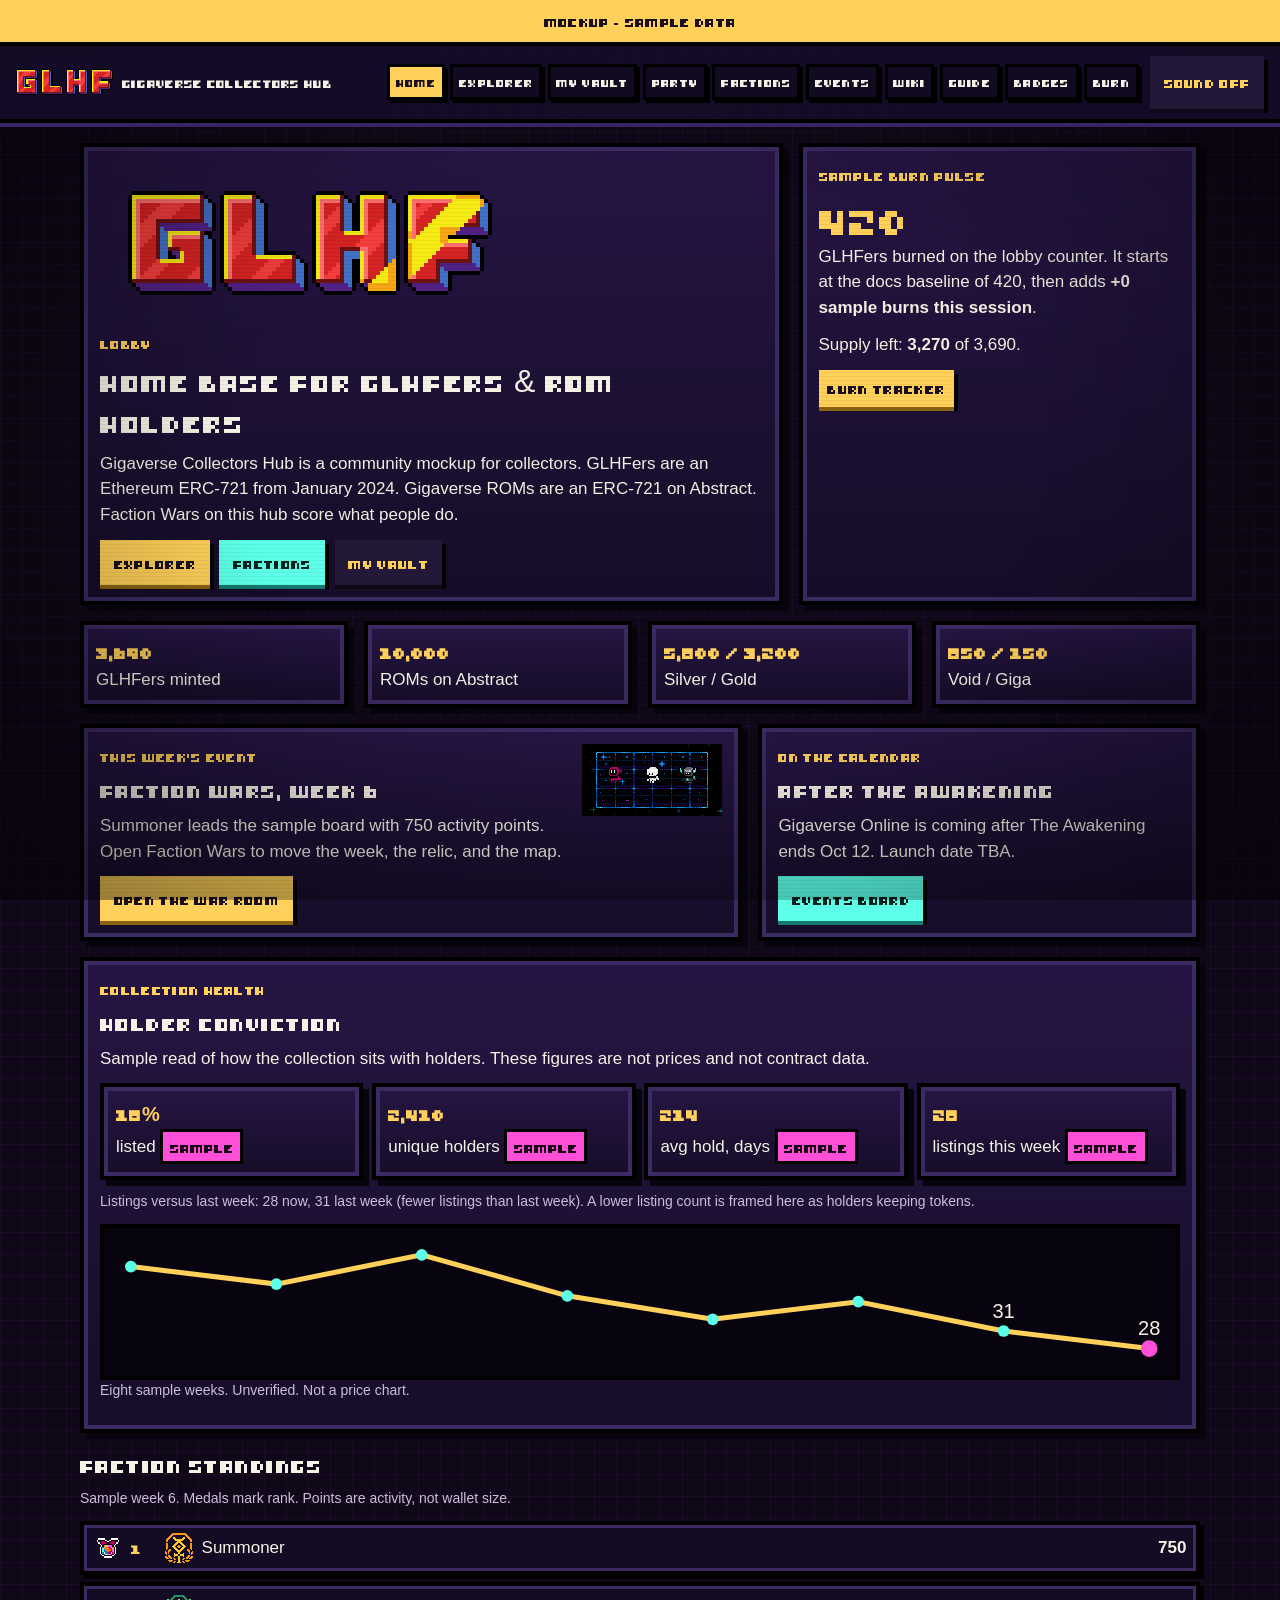
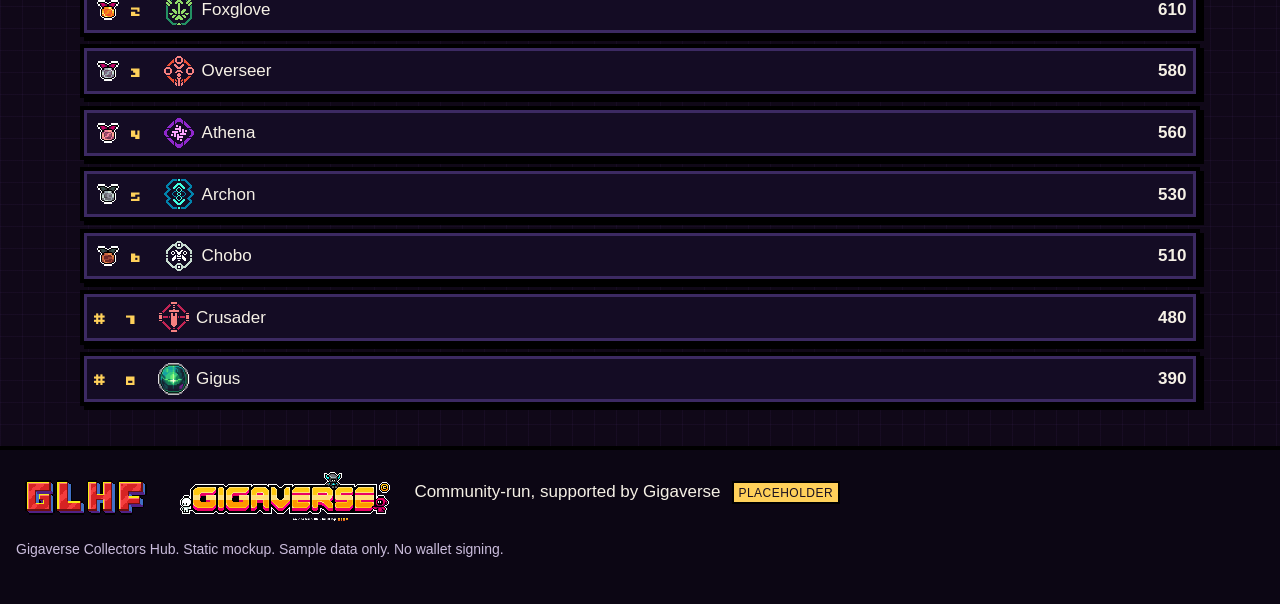
<file: index.html>
<!DOCTYPE html>
<html lang="en">
<head>
  <meta charset="utf-8">
  <meta name="viewport" content="width=device-width, initial-scale=1">
  <title>Home · Gigaverse Collectors Hub</title>
  <meta name="description" content="Home base mockup for GLHFers and Gigaverse ROM holders. Sample data only.">
  <meta property="og:site_name" content="Gigaverse Collectors Hub">
  <meta property="og:title" content="Home · Gigaverse Collectors Hub">
  <link rel="icon" href="assets/letters/G.png" type="image/png">
  <link rel="stylesheet" href="css/lobby.css">
</head>
<body data-page="home">
  <div class="scanlines" aria-hidden="true"></div>
  <a class="skip" href="#content">Skip to content</a>
  <div class="chrome">
    <div class="mock-banner" role="status">Mockup - sample data</div>
    <header class="site-header">
      <a class="brand" href="index.html">
        <span class="brand-letters" aria-hidden="true">
          <img src="assets/letters/G.png" alt="">
          <img src="assets/letters/L.png" alt="">
          <img src="assets/letters/H.png" alt="">
          <img src="assets/letters/F.png" alt="">
        </span>
        <span class="brand-text">Gigaverse Collectors Hub</span>
      </a>
      <div class="header-actions">
        <button type="button" class="nav-toggle" aria-expanded="false" aria-controls="site-nav">
          <span class="nav-toggle-bars" aria-hidden="true"></span>
          <span>Menu</span>
        </button>
        <button type="button" id="sound-toggle" class="pixel-btn ghost sound-btn" aria-pressed="false">Sound off</button>
      </div>
      <nav id="site-nav" aria-label="Primary">
        <a href="index.html" data-nav="home">Home</a>
        <a href="explorer.html" data-nav="explorer">Explorer</a>
        <a href="vault.html" data-nav="vault">My Vault</a>
        <a href="party.html" data-nav="party">Party</a>
        <a href="factions.html" data-nav="factions">Factions</a>
        <a href="events.html" data-nav="events">Events</a>
        <a href="wiki.html" data-nav="wiki">Wiki</a>
        <a href="guide.html" data-nav="guide">Guide</a>
        <a href="badges.html" data-nav="badges">Badges</a>
        <a href="burn.html" data-nav="burn">Burn</a>
      </nav>
    </header>
  </div>
  <main id="content">
    <section class="hero">
      <div class="panel hero-copy">
        <img class="hero-logo" src="assets/logo/GLHF_Logo_Animated.gif" alt="GLHF animated logo">
        <p class="kicker">Lobby</p>
        <h1>Home base for GLHFers <span class="plain">&</span> ROM holders</h1>
        <p>Gigaverse Collectors Hub is a community mockup for collectors. GLHFers are an Ethereum ERC-721 from January 2024. Gigaverse ROMs are an ERC-721 on Abstract. Faction Wars on this hub score what people do.</p>
        <div class="cta-row">
          <a class="pixel-btn" href="explorer.html">Explorer</a>
          <a class="pixel-btn alt" href="factions.html">Factions</a>
          <a class="pixel-btn ghost" href="vault.html">My Vault</a>
        </div>
      </div>
      <aside class="panel burn-card">
        <p class="kicker">Sample burn pulse</p>
        <p class="big-num" id="burn-num" aria-live="polite">420</p>
        <p>GLHFers burned on the lobby counter. It starts at the docs baseline of 420, then adds <strong id="pulse-num">+0 sample burns this session</strong>.</p>
        <p>Supply left: <strong id="supply-num">3,270</strong> of 3,690.</p>
        <a class="pixel-btn small" href="burn.html">Burn tracker</a>
      </aside>
    </section>
    <section class="stat-row" aria-label="Public facts">
      <article class="panel stat"><b>3,690</b> GLHFers minted</article>
      <article class="panel stat"><b>10,000</b> ROMs on Abstract</article>
      <article class="panel stat"><b>5,800 / 3,200</b> Silver / Gold</article>
      <article class="panel stat"><b>850 / 150</b> Void / Giga</article>
    </section>
    <section class="split">
      <article class="panel event-card">
        <img class="dancer" src="assets/gifs/Gigaverse_Dancing.gif" alt="Dancing Gigaverse sprite">
        <p class="kicker">This week's event</p>
        <h2>Faction Wars, week 6</h2>
        <p id="event-copy">Sample standings load from the week-6 board.</p>
        <a class="pixel-btn" href="factions.html">Open the war room</a>
      </article>
      <article class="panel">
        <p class="kicker">On the calendar</p>
        <h2>After The Awakening</h2>
        <p>Gigaverse Online is coming after The Awakening ends Oct 12. Launch date TBA.</p>
        <a class="pixel-btn alt" href="events.html#awakening">Events board</a>
      </article>
    </section>
    <section id="health" class="panel health-panel" aria-label="Collection health"></section>
    <section>
      <h2>Faction standings</h2>
      <p class="fine">Sample week 6. Medals mark rank. Points are activity, not wallet size.</p>
      <div class="standings" id="standings"></div>
    </section>
    <noscript><p class="panel">This mockup needs JavaScript for the live-looking counters and standings. The rest of the lobby is still a static demo.</p></noscript>
  </main>
  <footer class="site-footer">
    <img class="footer-logo" src="assets/logo/GLHF_Logo_Deep.png" alt="">
    <img class="giga-logo" src="assets/logo/Gigaverse_Logo.png" alt="Gigaverse">
    <p>
      <span class="footer-credit" title="Placeholder credit line for this demo.">Community-run, supported by Gigaverse</span>
      <small class="placeholder-tag">placeholder</small>
    </p>
    <p class="fine">Gigaverse Collectors Hub. Static mockup. Sample data only. No wallet signing.</p>
  </footer>
  <script type="module" src="js/home.js"></script>
</body>
</html>
</file>
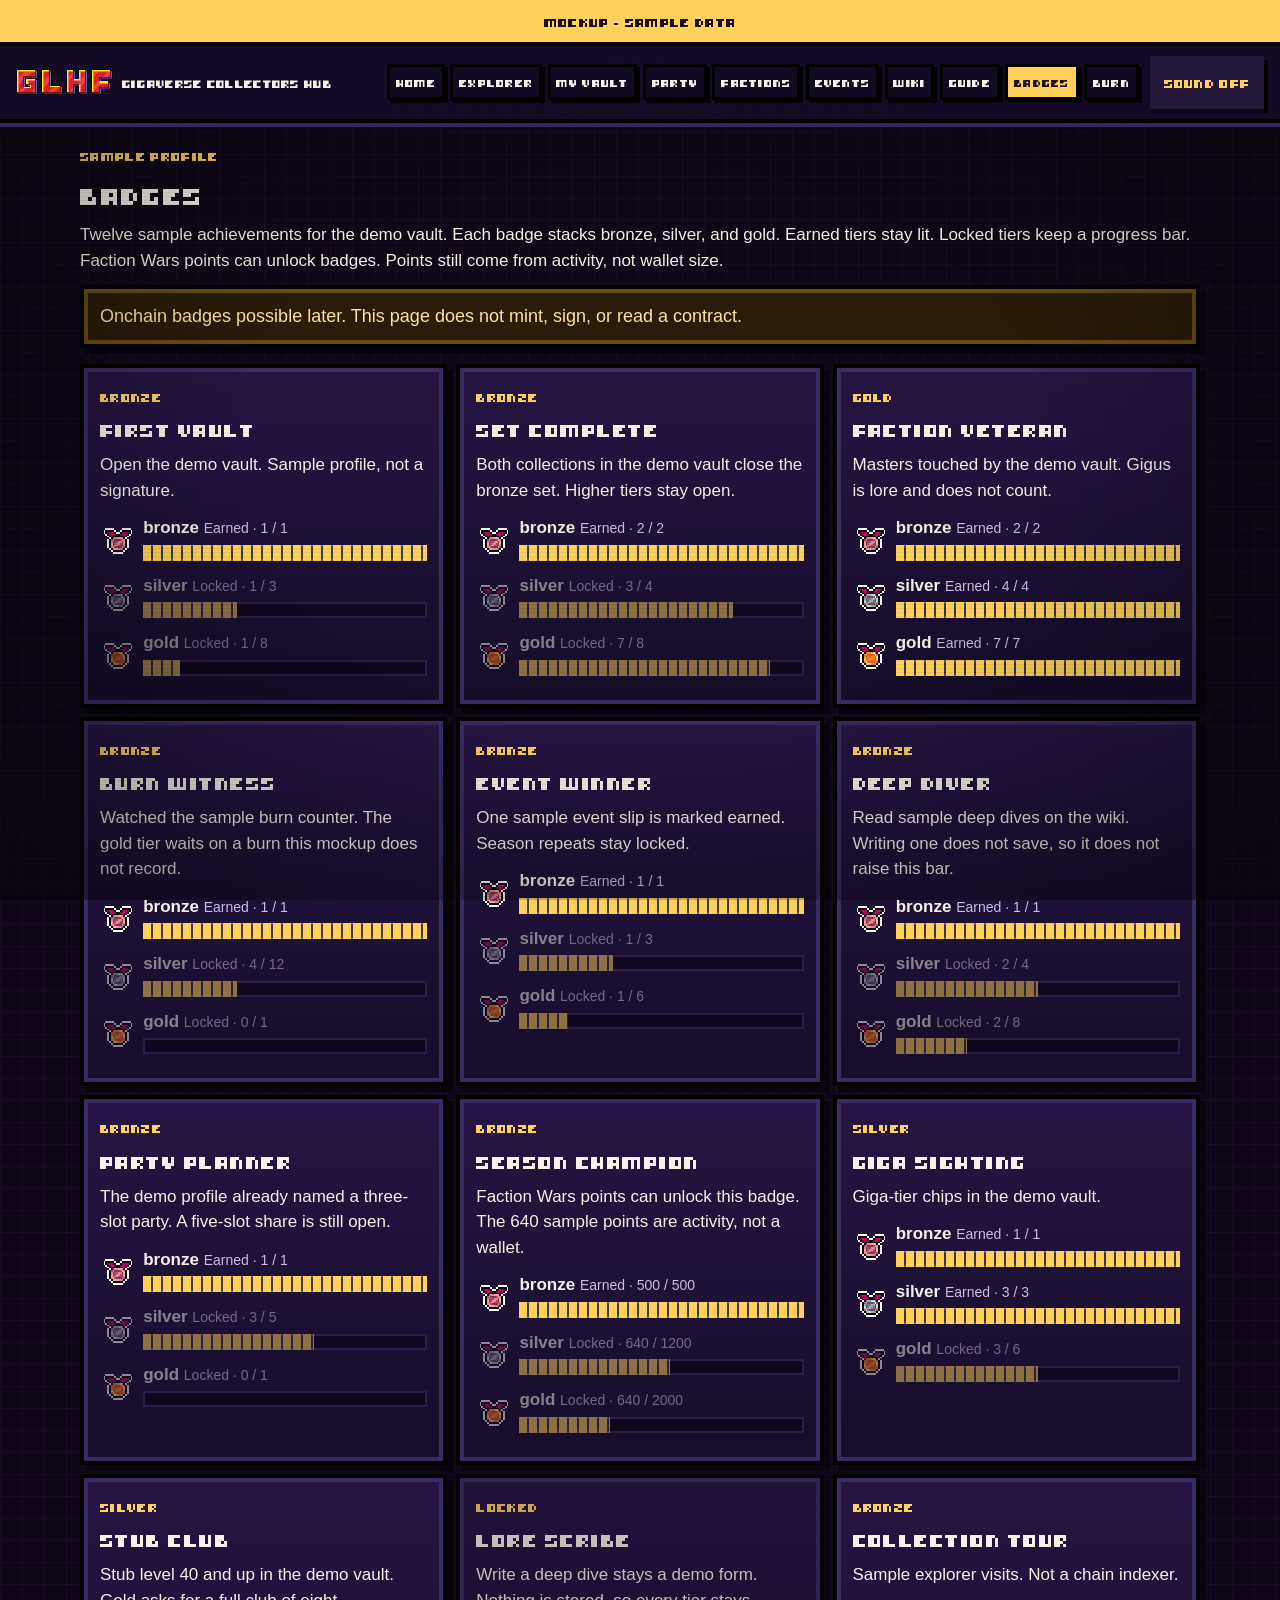
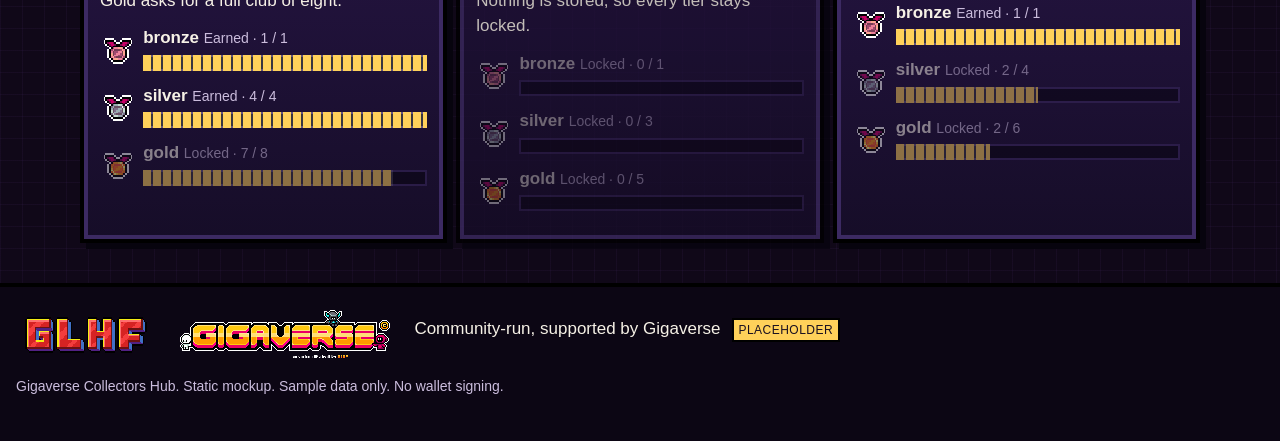
<file: badges.html>
<!DOCTYPE html>
<html lang="en">
<head>
  <meta charset="utf-8">
  <meta name="viewport" content="width=device-width, initial-scale=1">
  <title>Badges · Gigaverse Collectors Hub</title>
  <meta name="description" content="Sample achievement badges for the demo vault. Not onchain.">
  <meta property="og:site_name" content="Gigaverse Collectors Hub">
  <meta property="og:title" content="Badges · Gigaverse Collectors Hub">
  <link rel="icon" href="assets/letters/G.png" type="image/png">
  <link rel="stylesheet" href="css/lobby.css">
</head>
<body data-page="badges">
  <div class="scanlines" aria-hidden="true"></div>
  <a class="skip" href="#content">Skip to content</a>
  <div class="chrome">
    <div class="mock-banner" role="status">Mockup - sample data</div>
    <header class="site-header">
      <a class="brand" href="index.html">
        <span class="brand-letters" aria-hidden="true">
          <img src="assets/letters/G.png" alt="">
          <img src="assets/letters/L.png" alt="">
          <img src="assets/letters/H.png" alt="">
          <img src="assets/letters/F.png" alt="">
        </span>
        <span class="brand-text">Gigaverse Collectors Hub</span>
      </a>
      <div class="header-actions">
        <button type="button" class="nav-toggle" aria-expanded="false" aria-controls="site-nav">
          <span class="nav-toggle-bars" aria-hidden="true"></span>
          <span>Menu</span>
        </button>
        <button type="button" id="sound-toggle" class="pixel-btn ghost sound-btn" aria-pressed="false">Sound off</button>
      </div>
      <nav id="site-nav" aria-label="Primary">
        <a href="index.html" data-nav="home">Home</a>
        <a href="explorer.html" data-nav="explorer">Explorer</a>
        <a href="vault.html" data-nav="vault">My Vault</a>
        <a href="party.html" data-nav="party">Party</a>
        <a href="factions.html" data-nav="factions">Factions</a>
        <a href="events.html" data-nav="events">Events</a>
        <a href="wiki.html" data-nav="wiki">Wiki</a>
        <a href="guide.html" data-nav="guide">Guide</a>
        <a href="badges.html" data-nav="badges">Badges</a>
        <a href="burn.html" data-nav="burn">Burn</a>
      </nav>
    </header>
  </div>
  <main id="content">
    <p class="kicker">Sample profile</p>
    <h1>Badges</h1>
    <p>Twelve sample achievements for the demo vault. Each badge stacks bronze, silver, and gold. Earned tiers stay lit. Locked tiers keep a progress bar. Faction Wars points can unlock badges. Points still come from activity, not wallet size.</p>
    <p class="rule">Onchain badges possible later. This page does not mint, sign, or read a contract.</p>
    <div class="badge-grid" id="badge-grid"></div>
  </main>
  <footer class="site-footer">
    <img class="footer-logo" src="assets/logo/GLHF_Logo_Deep.png" alt="">
    <img class="giga-logo" src="assets/logo/Gigaverse_Logo.png" alt="Gigaverse">
    <p>
      <span class="footer-credit" title="Placeholder credit line for this demo.">Community-run, supported by Gigaverse</span>
      <small class="placeholder-tag">placeholder</small>
    </p>
    <p class="fine">Gigaverse Collectors Hub. Static mockup. Sample data only. No wallet signing.</p>
  </footer>
  <script type="module" src="js/badges.js"></script>
</body>
</html>
</file>
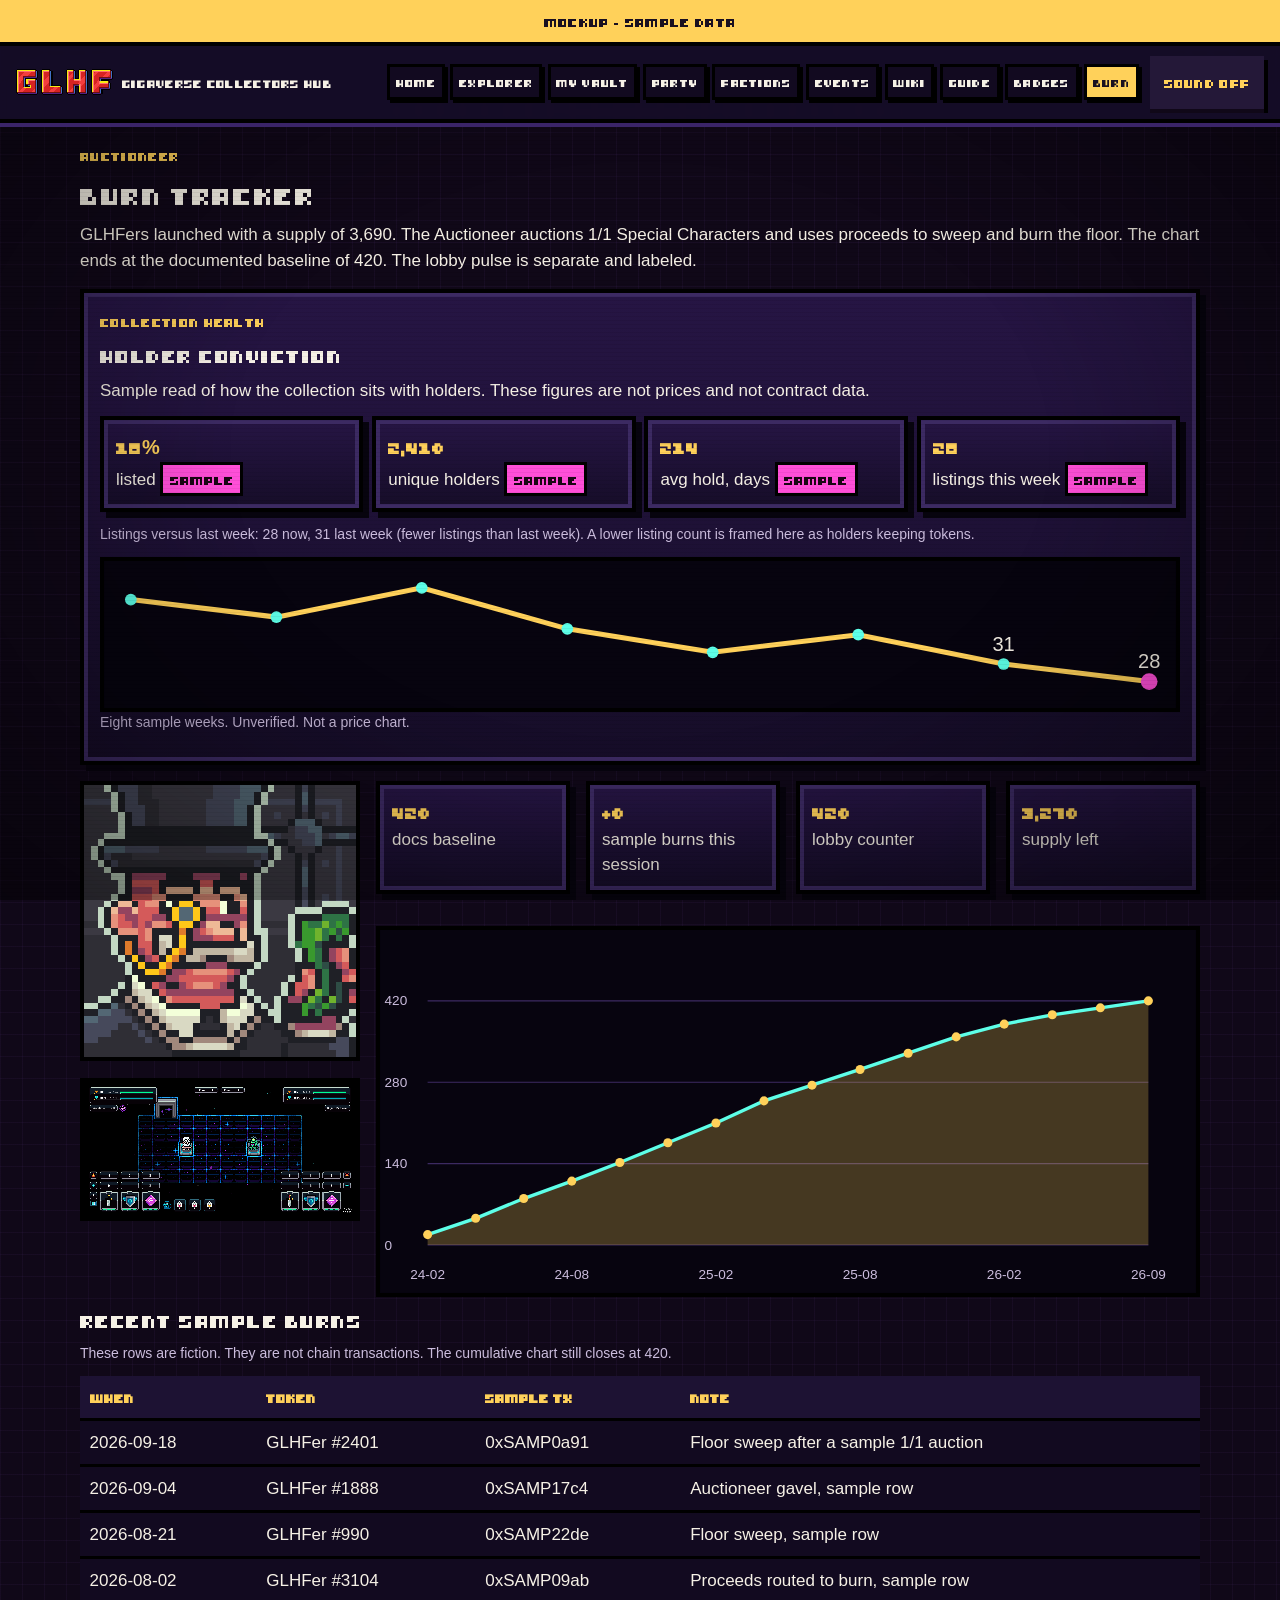
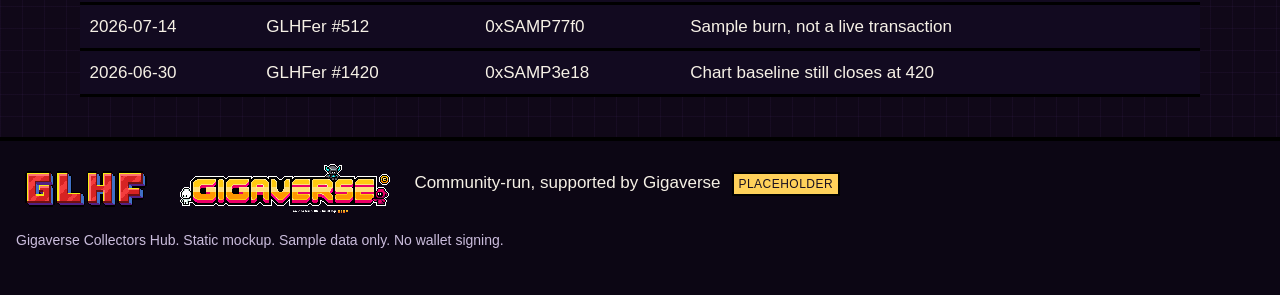
<file: burn.html>
<!DOCTYPE html>
<html lang="en">
<head>
  <meta charset="utf-8">
  <meta name="viewport" content="width=device-width, initial-scale=1">
  <title>Burn · Gigaverse Collectors Hub</title>
  <meta name="description" content="Sample GLHFers burn tracker. Baseline 420 from the docs.">
  <meta property="og:site_name" content="Gigaverse Collectors Hub">
  <meta property="og:title" content="Burn · Gigaverse Collectors Hub">
  <link rel="icon" href="assets/letters/G.png" type="image/png">
  <link rel="stylesheet" href="css/lobby.css">
</head>
<body data-page="burn">
  <div class="scanlines" aria-hidden="true"></div>
  <a class="skip" href="#content">Skip to content</a>
  <div class="chrome">
    <div class="mock-banner" role="status">Mockup - sample data</div>
    <header class="site-header">
      <a class="brand" href="index.html">
        <span class="brand-letters" aria-hidden="true">
          <img src="assets/letters/G.png" alt="">
          <img src="assets/letters/L.png" alt="">
          <img src="assets/letters/H.png" alt="">
          <img src="assets/letters/F.png" alt="">
        </span>
        <span class="brand-text">Gigaverse Collectors Hub</span>
      </a>
      <div class="header-actions">
        <button type="button" class="nav-toggle" aria-expanded="false" aria-controls="site-nav">
          <span class="nav-toggle-bars" aria-hidden="true"></span>
          <span>Menu</span>
        </button>
        <button type="button" id="sound-toggle" class="pixel-btn ghost sound-btn" aria-pressed="false">Sound off</button>
      </div>
      <nav id="site-nav" aria-label="Primary">
        <a href="index.html" data-nav="home">Home</a>
        <a href="explorer.html" data-nav="explorer">Explorer</a>
        <a href="vault.html" data-nav="vault">My Vault</a>
        <a href="party.html" data-nav="party">Party</a>
        <a href="factions.html" data-nav="factions">Factions</a>
        <a href="events.html" data-nav="events">Events</a>
        <a href="wiki.html" data-nav="wiki">Wiki</a>
        <a href="guide.html" data-nav="guide">Guide</a>
        <a href="badges.html" data-nav="badges">Badges</a>
        <a href="burn.html" data-nav="burn">Burn</a>
      </nav>
    </header>
  </div>
  <main id="content">
    <p class="kicker">Auctioneer</p>
    <h1>Burn tracker</h1>
    <p>GLHFers launched with a supply of 3,690. The Auctioneer auctions 1/1 Special Characters and uses proceeds to sweep and burn the floor. The chart ends at the documented baseline of 420. The lobby pulse is separate and labeled.</p>
    <section id="health" class="panel health-panel" aria-label="Collection health"></section>
    <div class="burn-layout">
      <aside>
        <img class="auctioneer" src="assets/gifs/Auctioneer.gif" alt="The Auctioneer, animated">
        <img class="void-still" src="assets/gifs/void.png" alt="Void backdrop from the media kit">
      </aside>
      <div class="stack">
        <section class="stat-row">
          <article class="panel stat"><b id="burn-baseline">420</b> docs baseline</article>
          <article class="panel stat"><b id="burn-pulse">+0</b> sample burns this session</article>
          <article class="panel stat"><b id="burn-shown">420</b> lobby counter</article>
          <article class="panel stat"><b id="burn-supply">3,270</b> supply left</article>
        </section>
        <div id="burn-chart"></div>
      </div>
    </div>
    <h2>Recent sample burns</h2>
    <p class="fine">These rows are fiction. They are not chain transactions. The cumulative chart still closes at 420.</p>
    <div class="table-wrap">
      <table>
        <thead>
          <tr><th>When</th><th>Token</th><th>Sample tx</th><th>Note</th></tr>
        </thead>
        <tbody id="burn-table"></tbody>
      </table>
    </div>
  </main>
  <footer class="site-footer">
    <img class="footer-logo" src="assets/logo/GLHF_Logo_Deep.png" alt="">
    <img class="giga-logo" src="assets/logo/Gigaverse_Logo.png" alt="Gigaverse">
    <p>
      <span class="footer-credit" title="Placeholder credit line for this demo.">Community-run, supported by Gigaverse</span>
      <small class="placeholder-tag">placeholder</small>
    </p>
    <p class="fine">Gigaverse Collectors Hub. Static mockup. Sample data only. No wallet signing.</p>
  </footer>
  <script type="module" src="js/burn.js"></script>
</body>
</html>
</file>
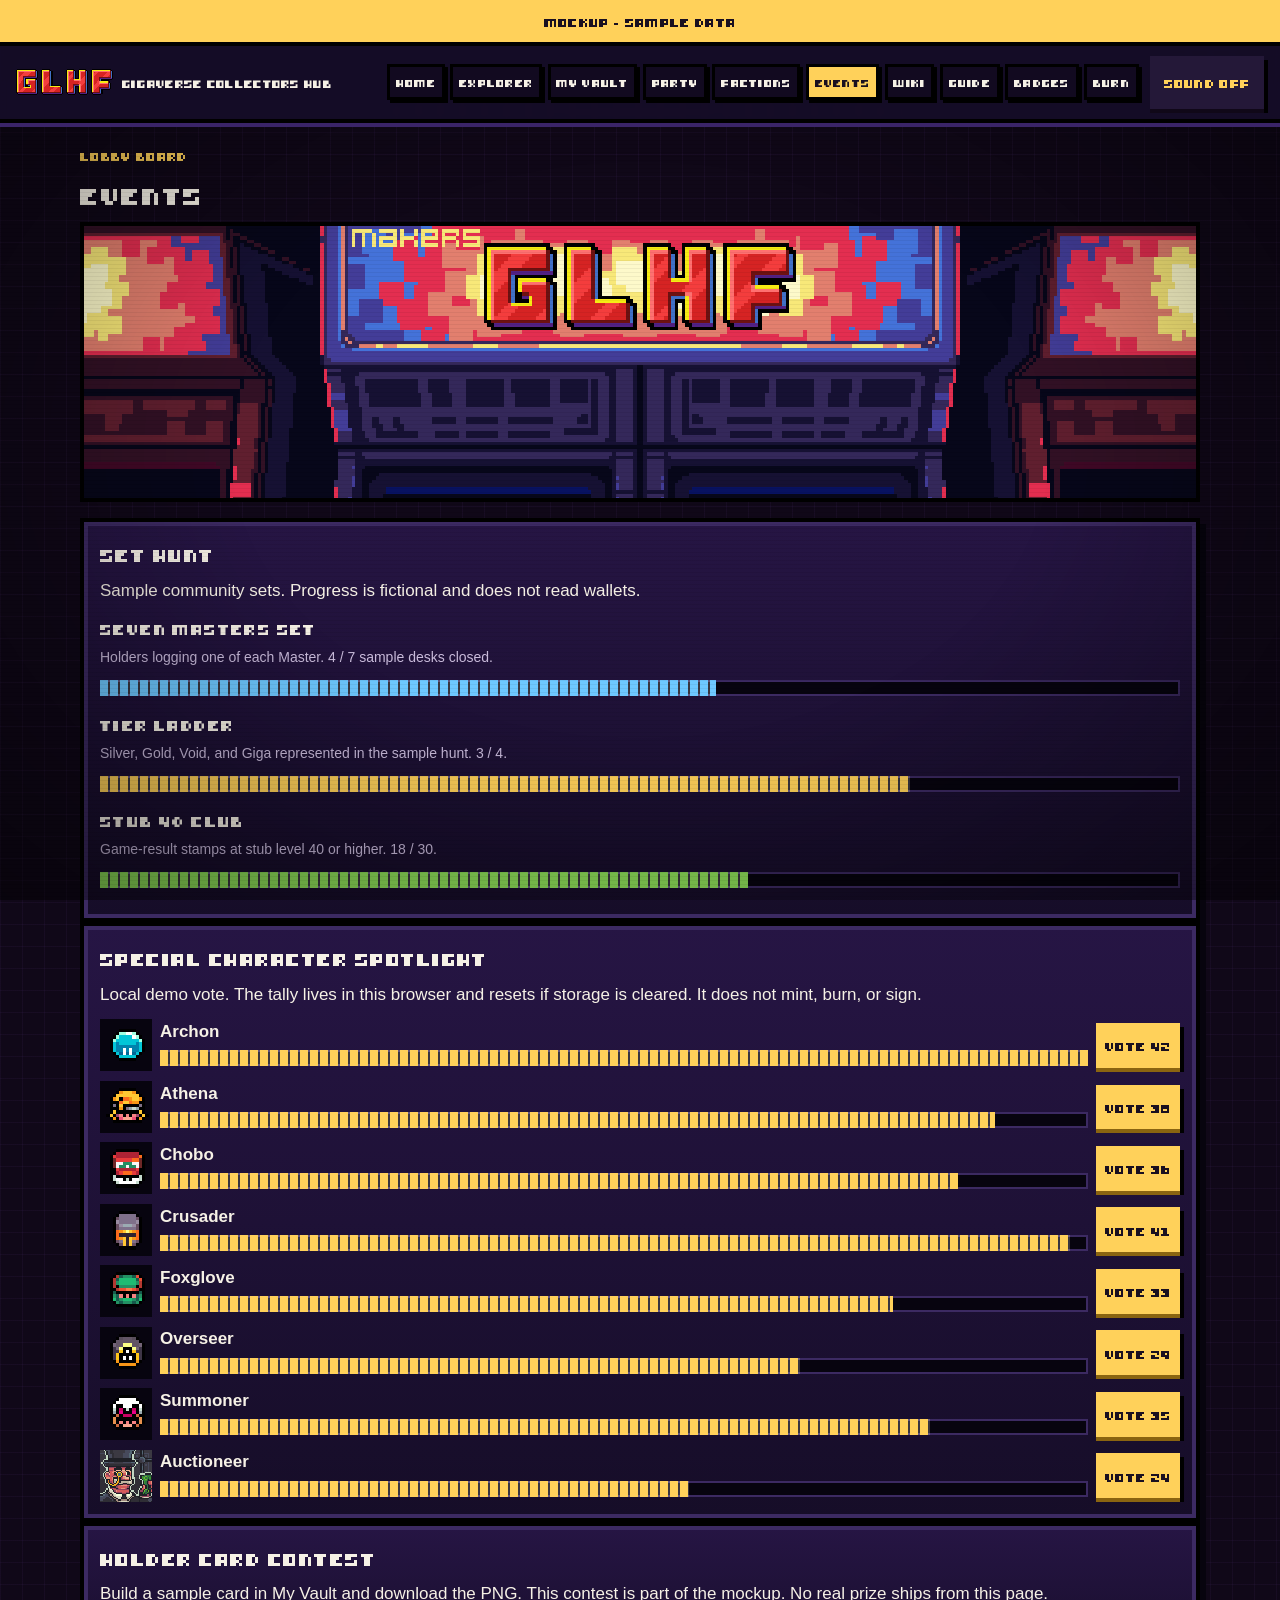
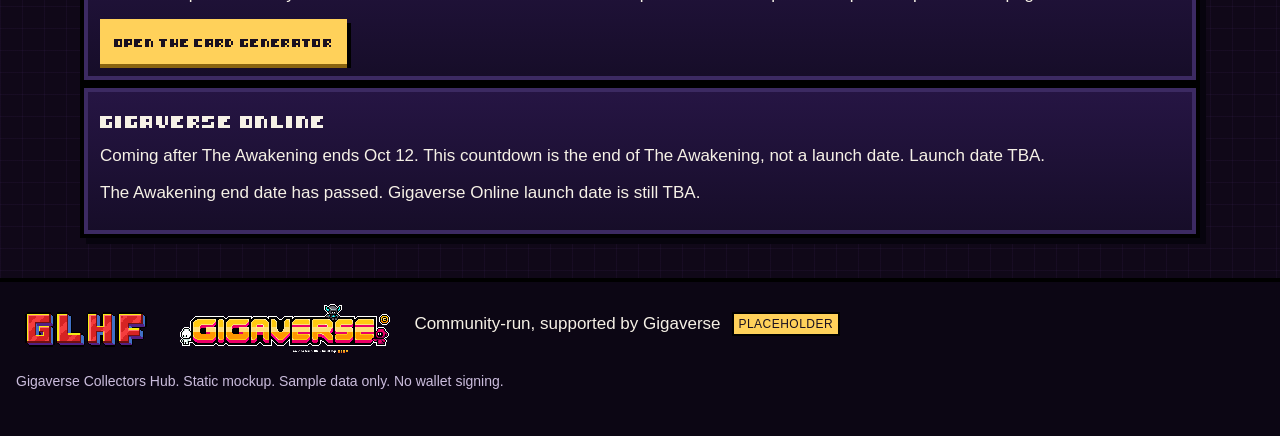
<file: events.html>
<!DOCTYPE html>
<html lang="en">
<head>
  <meta charset="utf-8">
  <meta name="viewport" content="width=device-width, initial-scale=1">
  <title>Events · Gigaverse Collectors Hub</title>
  <meta name="description" content="Sample events: set hunt, spotlight vote, holder card contest, and the Awakening countdown.">
  <meta property="og:site_name" content="Gigaverse Collectors Hub">
  <meta property="og:title" content="Events · Gigaverse Collectors Hub">
  <link rel="icon" href="assets/letters/G.png" type="image/png">
  <link rel="stylesheet" href="css/lobby.css">
</head>
<body data-page="events">
  <div class="scanlines" aria-hidden="true"></div>
  <a class="skip" href="#content">Skip to content</a>
  <div class="chrome">
    <div class="mock-banner" role="status">Mockup - sample data</div>
    <header class="site-header">
      <a class="brand" href="index.html">
        <span class="brand-letters" aria-hidden="true">
          <img src="assets/letters/G.png" alt="">
          <img src="assets/letters/L.png" alt="">
          <img src="assets/letters/H.png" alt="">
          <img src="assets/letters/F.png" alt="">
        </span>
        <span class="brand-text">Gigaverse Collectors Hub</span>
      </a>
      <div class="header-actions">
        <button type="button" class="nav-toggle" aria-expanded="false" aria-controls="site-nav">
          <span class="nav-toggle-bars" aria-hidden="true"></span>
          <span>Menu</span>
        </button>
        <button type="button" id="sound-toggle" class="pixel-btn ghost sound-btn" aria-pressed="false">Sound off</button>
      </div>
      <nav id="site-nav" aria-label="Primary">
        <a href="index.html" data-nav="home">Home</a>
        <a href="explorer.html" data-nav="explorer">Explorer</a>
        <a href="vault.html" data-nav="vault">My Vault</a>
        <a href="party.html" data-nav="party">Party</a>
        <a href="factions.html" data-nav="factions">Factions</a>
        <a href="events.html" data-nav="events">Events</a>
        <a href="wiki.html" data-nav="wiki">Wiki</a>
        <a href="guide.html" data-nav="guide">Guide</a>
        <a href="badges.html" data-nav="badges">Badges</a>
        <a href="burn.html" data-nav="burn">Burn</a>
      </nav>
    </header>
  </div>
  <main id="content">
    <p class="kicker">Lobby board</p>
    <h1>Events</h1>
    <img class="banner-strip banner-arcade" src="assets/gifs/GLHF_Arcade.gif" alt="GLHF arcade marquee">
    <section id="hunt" class="panel">
      <h2>Set Hunt</h2>
      <p>Sample community sets. Progress is fictional and does not read wallets.</p>
      <article class="quest">
        <h3>Seven Masters set</h3>
        <p class="fine">Holders logging one of each Master. 4 / 7 sample desks closed.</p>
        <div class="bar" role="progressbar" aria-valuenow="4" aria-valuemin="0" aria-valuemax="7"><span style="width:57%;--faction:#6ec8ff"></span></div>
      </article>
      <article class="quest">
        <h3>Tier ladder</h3>
        <p class="fine">Silver, Gold, Void, and Giga represented in the sample hunt. 3 / 4.</p>
        <div class="bar" role="progressbar" aria-valuenow="3" aria-valuemin="0" aria-valuemax="4"><span style="width:75%;--faction:#ffd15a"></span></div>
      </article>
      <article class="quest">
        <h3>Stub 40 club</h3>
        <p class="fine">Game-result stamps at stub level 40 or higher. 18 / 30.</p>
        <div class="bar" role="progressbar" aria-valuenow="18" aria-valuemin="0" aria-valuemax="30"><span style="width:60%;--faction:#8fe05a"></span></div>
      </article>
    </section>
    <section id="spotlight" class="panel">
      <h2>Special Character spotlight</h2>
      <p>Local demo vote. The tally lives in this browser and resets if storage is cleared. It does not mint, burn, or sign.</p>
      <div class="vote-list" id="vote-list"></div>
    </section>
    <section id="contest" class="panel">
      <h2>Holder card contest</h2>
      <p>Build a sample card in My Vault and download the PNG. This contest is part of the mockup. No real prize ships from this page.</p>
      <a class="pixel-btn" href="vault.html#card">Open the card generator</a>
    </section>
    <section id="awakening" class="panel">
      <h2>Gigaverse Online</h2>
      <p>Coming after The Awakening ends Oct 12. This countdown is the end of The Awakening, not a launch date. Launch date TBA.</p>
      <div class="countdown" id="countdown" aria-live="polite"></div>
    </section>
  </main>
  <footer class="site-footer">
    <img class="footer-logo" src="assets/logo/GLHF_Logo_Deep.png" alt="">
    <img class="giga-logo" src="assets/logo/Gigaverse_Logo.png" alt="Gigaverse">
    <p>
      <span class="footer-credit" title="Placeholder credit line for this demo.">Community-run, supported by Gigaverse</span>
      <small class="placeholder-tag">placeholder</small>
    </p>
    <p class="fine">Gigaverse Collectors Hub. Static mockup. Sample data only. No wallet signing.</p>
  </footer>
  <script type="module" src="js/events.js"></script>
</body>
</html>
</file>
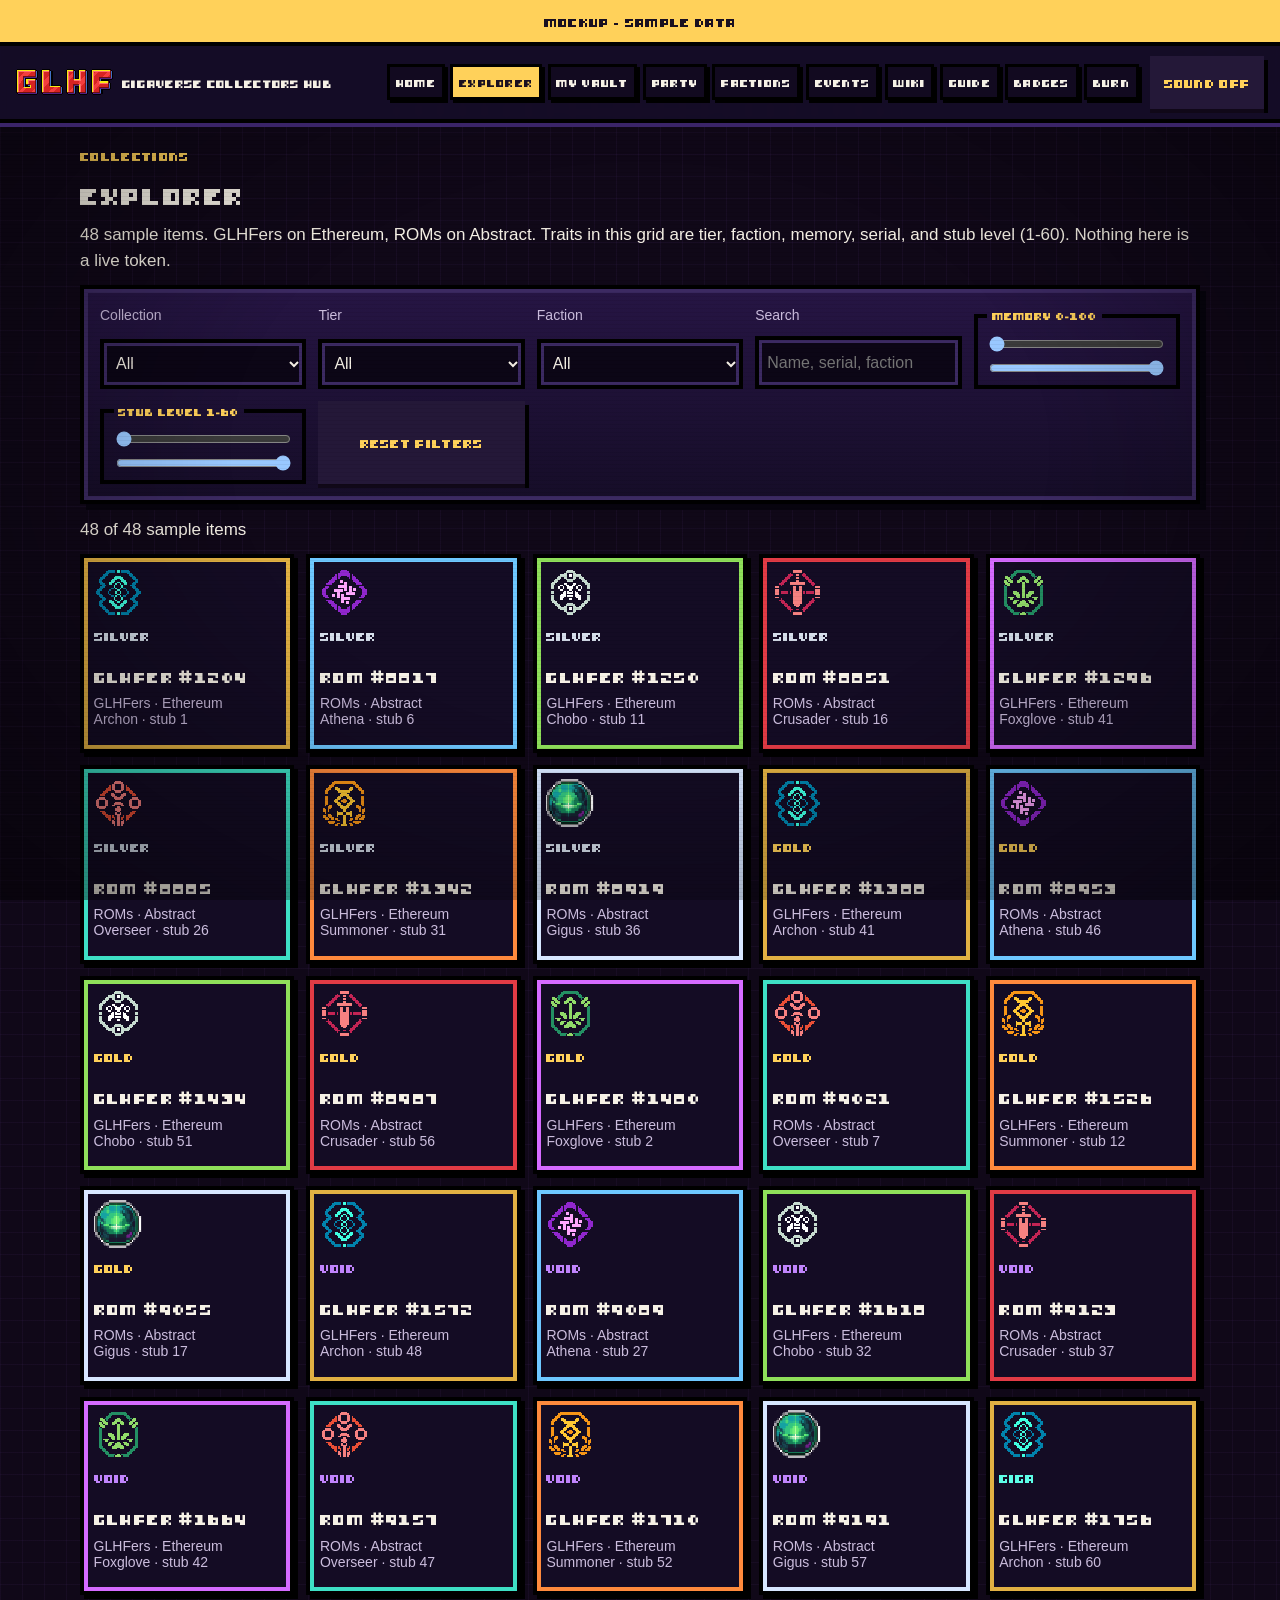
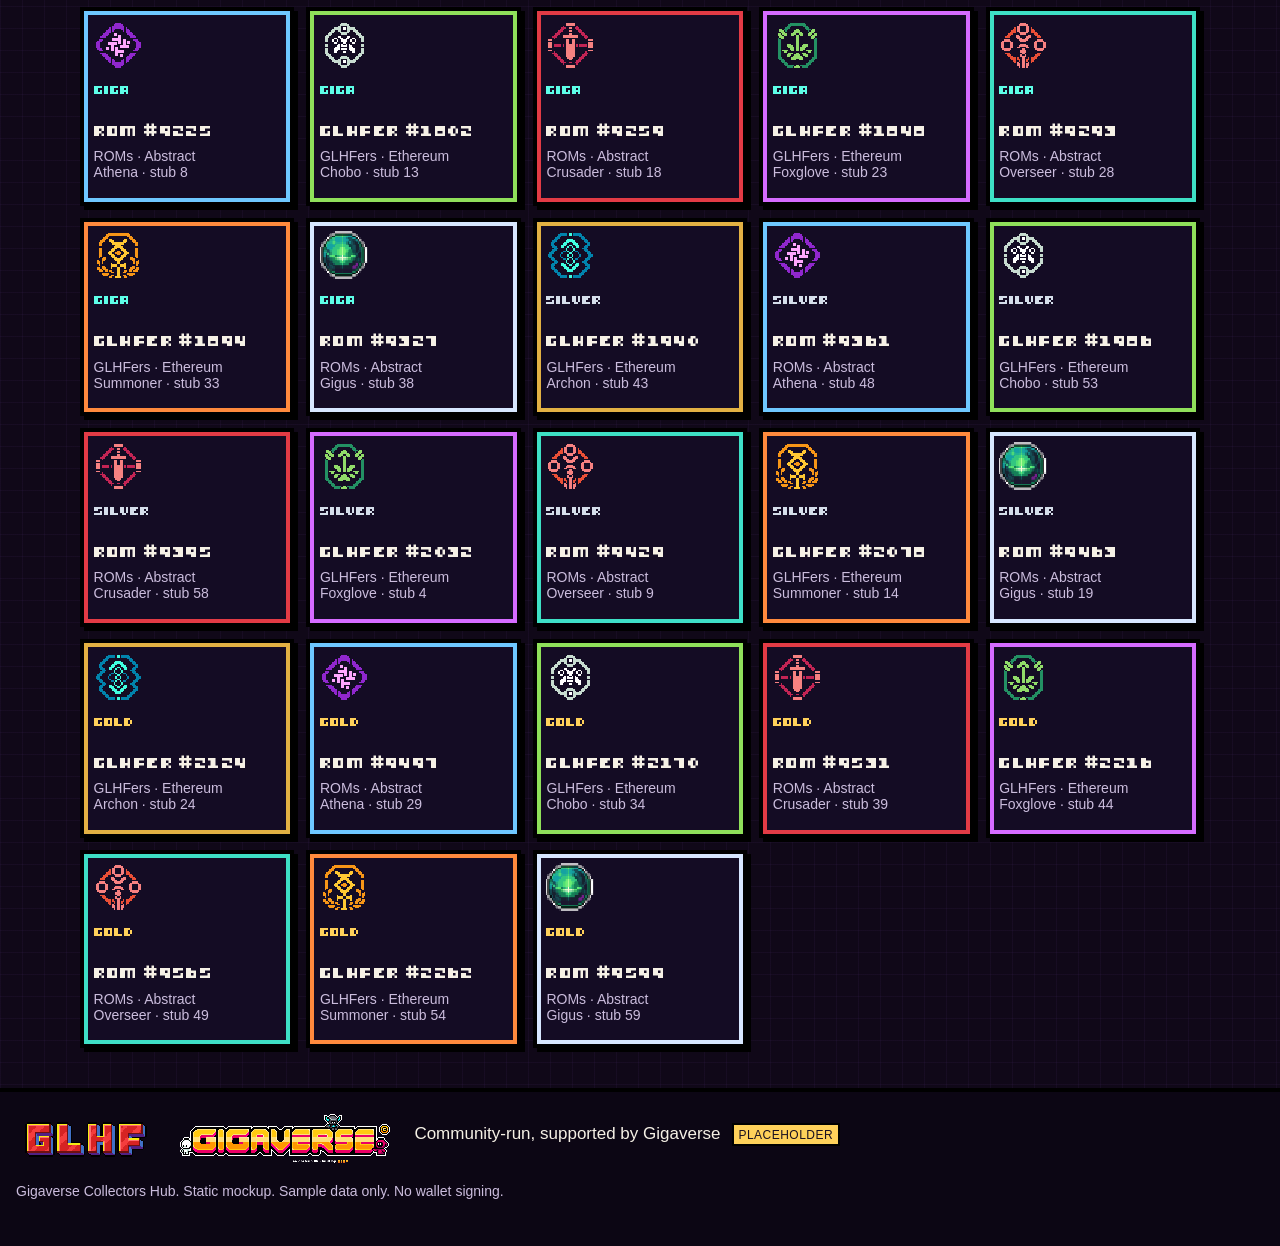
<file: explorer.html>
<!DOCTYPE html>
<html lang="en">
<head>
  <meta charset="utf-8">
  <meta name="viewport" content="width=device-width, initial-scale=1">
  <title>Explorer · Gigaverse Collectors Hub</title>
  <meta name="description" content="Sample explorer for GLHFers and Gigaverse ROMs.">
  <meta property="og:site_name" content="Gigaverse Collectors Hub">
  <meta property="og:title" content="Explorer · Gigaverse Collectors Hub">
  <link rel="icon" href="assets/letters/G.png" type="image/png">
  <link rel="stylesheet" href="css/lobby.css">
</head>
<body data-page="explorer">
  <div class="scanlines" aria-hidden="true"></div>
  <a class="skip" href="#content">Skip to content</a>
  <div class="chrome">
    <div class="mock-banner" role="status">Mockup - sample data</div>
    <header class="site-header">
      <a class="brand" href="index.html">
        <span class="brand-letters" aria-hidden="true">
          <img src="assets/letters/G.png" alt="">
          <img src="assets/letters/L.png" alt="">
          <img src="assets/letters/H.png" alt="">
          <img src="assets/letters/F.png" alt="">
        </span>
        <span class="brand-text">Gigaverse Collectors Hub</span>
      </a>
      <div class="header-actions">
        <button type="button" class="nav-toggle" aria-expanded="false" aria-controls="site-nav">
          <span class="nav-toggle-bars" aria-hidden="true"></span>
          <span>Menu</span>
        </button>
        <button type="button" id="sound-toggle" class="pixel-btn ghost sound-btn" aria-pressed="false">Sound off</button>
      </div>
      <nav id="site-nav" aria-label="Primary">
        <a href="index.html" data-nav="home">Home</a>
        <a href="explorer.html" data-nav="explorer">Explorer</a>
        <a href="vault.html" data-nav="vault">My Vault</a>
        <a href="party.html" data-nav="party">Party</a>
        <a href="factions.html" data-nav="factions">Factions</a>
        <a href="events.html" data-nav="events">Events</a>
        <a href="wiki.html" data-nav="wiki">Wiki</a>
        <a href="guide.html" data-nav="guide">Guide</a>
        <a href="badges.html" data-nav="badges">Badges</a>
        <a href="burn.html" data-nav="burn">Burn</a>
      </nav>
    </header>
  </div>
  <main id="content">
    <p class="kicker">Collections</p>
    <h1>Explorer</h1>
    <p>48 sample items. GLHFers on Ethereum, ROMs on Abstract. Traits in this grid are tier, faction, memory, serial, and stub level (1-60). Nothing here is a live token.</p>
    <form id="filters" class="panel filters" role="search">
      <label>Collection
        <select name="collection">
          <option value="all">All</option>
          <option value="GLHFers">GLHFers</option>
          <option value="ROMs">ROMs</option>
        </select>
      </label>
      <label>Tier
        <select name="tier">
          <option value="all">All</option>
          <option>Silver</option>
          <option>Gold</option>
          <option>Void</option>
          <option>Giga</option>
        </select>
      </label>
      <label>Faction
        <select name="faction">
          <option value="all">All</option>
          <option value="archon">Archon</option>
          <option value="athena">Athena</option>
          <option value="chobo">Chobo</option>
          <option value="crusader">Crusader</option>
          <option value="foxglove">Foxglove</option>
          <option value="overseer">Overseer</option>
          <option value="summoner">Summoner</option>
          <option value="gigus">Gigus</option>
        </select>
      </label>
      <label>Search
        <input type="search" name="q" placeholder="Name, serial, faction" autocomplete="off">
      </label>
      <fieldset>
        <legend>Memory <span id="mem-label">0-100</span></legend>
        <input id="mem-min" type="range" min="0" max="100" value="0" aria-label="Memory minimum">
        <input id="mem-max" type="range" min="0" max="100" value="100" aria-label="Memory maximum">
      </fieldset>
      <fieldset>
        <legend>Stub level <span id="stub-label">1-60</span></legend>
        <input id="stub-min" type="range" min="1" max="60" value="1" aria-label="Stub minimum">
        <input id="stub-max" type="range" min="1" max="60" value="60" aria-label="Stub maximum">
      </fieldset>
      <button type="button" class="pixel-btn ghost" id="reset-filters">Reset filters</button>
    </form>
    <p id="result-count" aria-live="polite">Loading sample items</p>
    <div class="item-grid" id="grid"></div>
  </main>
  <div id="modal" class="modal" hidden>
    <div class="modal-card" role="dialog" aria-modal="true" aria-labelledby="modal-title">
      <button type="button" class="pixel-btn ghost small modal-close">Close</button>
      <div id="modal-body"></div>
    </div>
  </div>
  <footer class="site-footer">
    <img class="footer-logo" src="assets/logo/GLHF_Logo_Deep.png" alt="">
    <img class="giga-logo" src="assets/logo/Gigaverse_Logo.png" alt="Gigaverse">
    <p>
      <span class="footer-credit" title="Placeholder credit line for this demo.">Community-run, supported by Gigaverse</span>
      <small class="placeholder-tag">placeholder</small>
    </p>
    <p class="fine">Gigaverse Collectors Hub. Static mockup. Sample data only. No wallet signing.</p>
  </footer>
  <script type="module" src="js/explorer.js"></script>
</body>
</html>
</file>
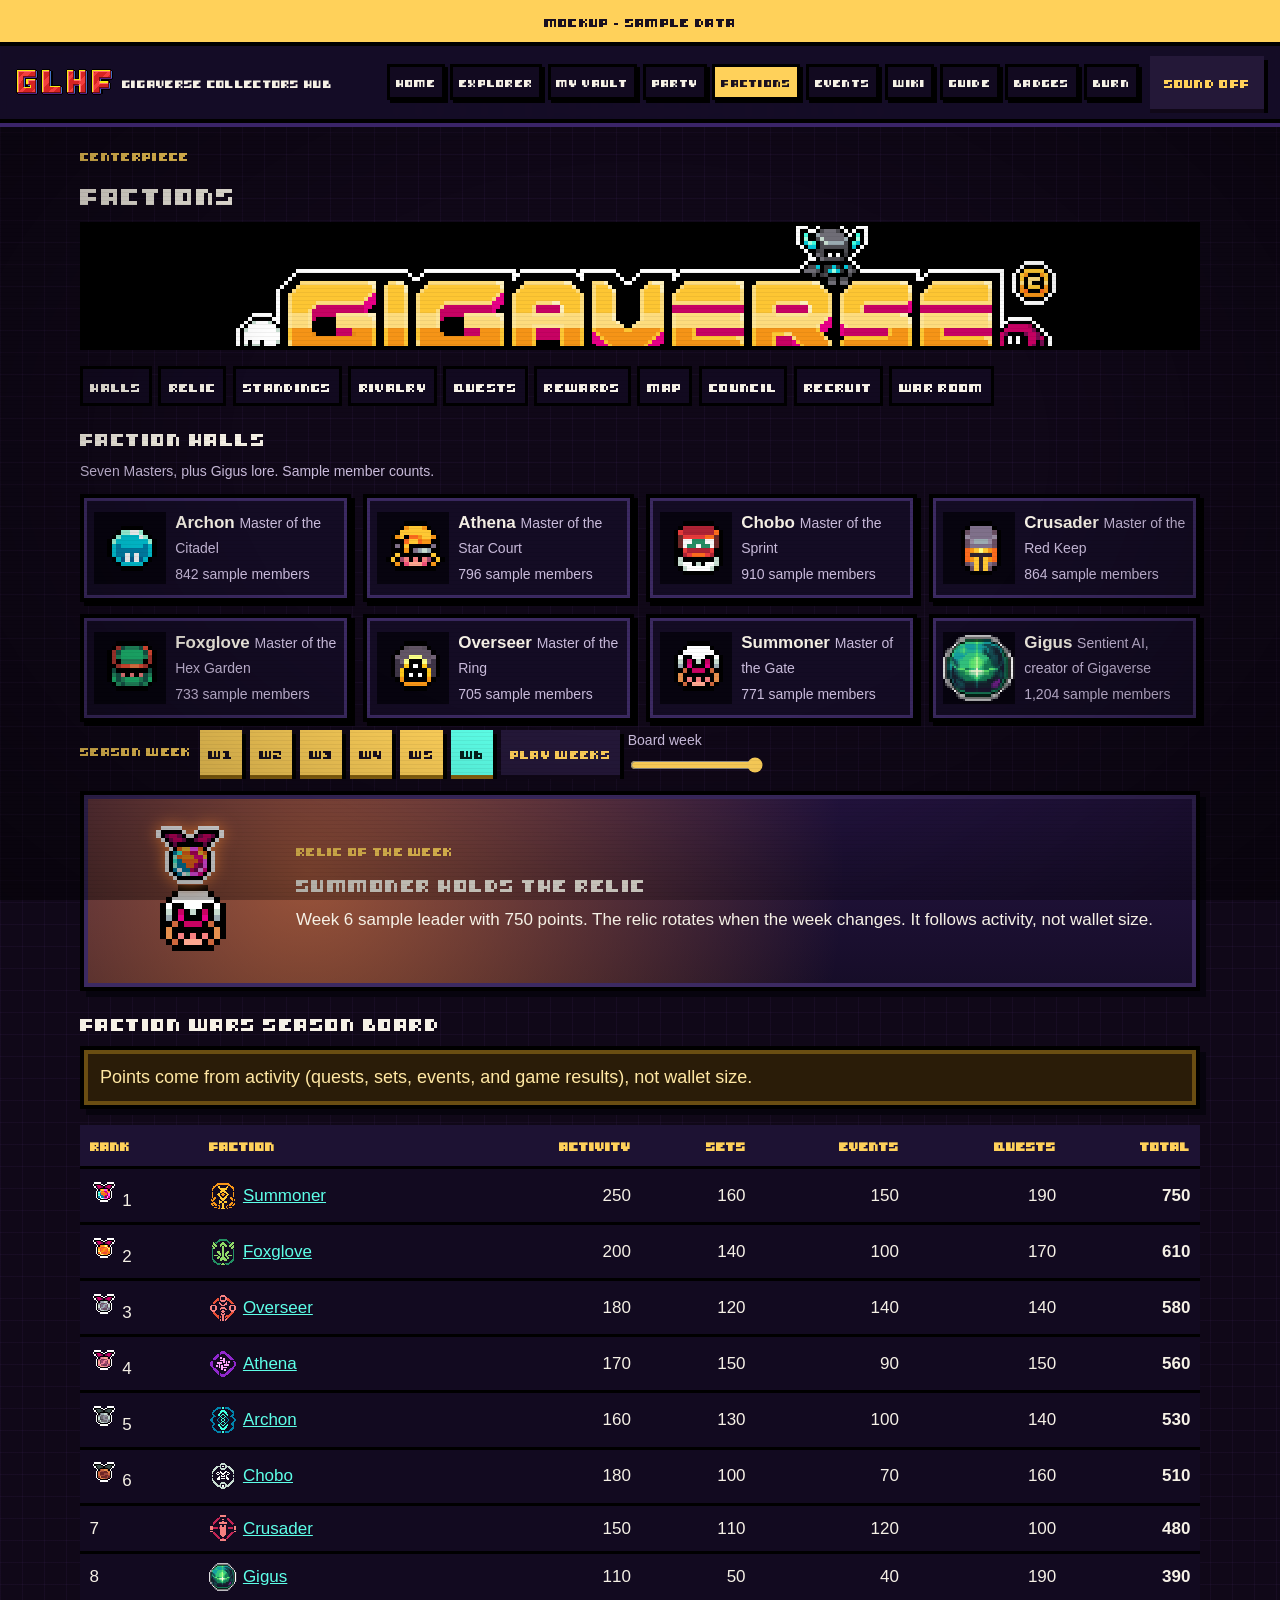
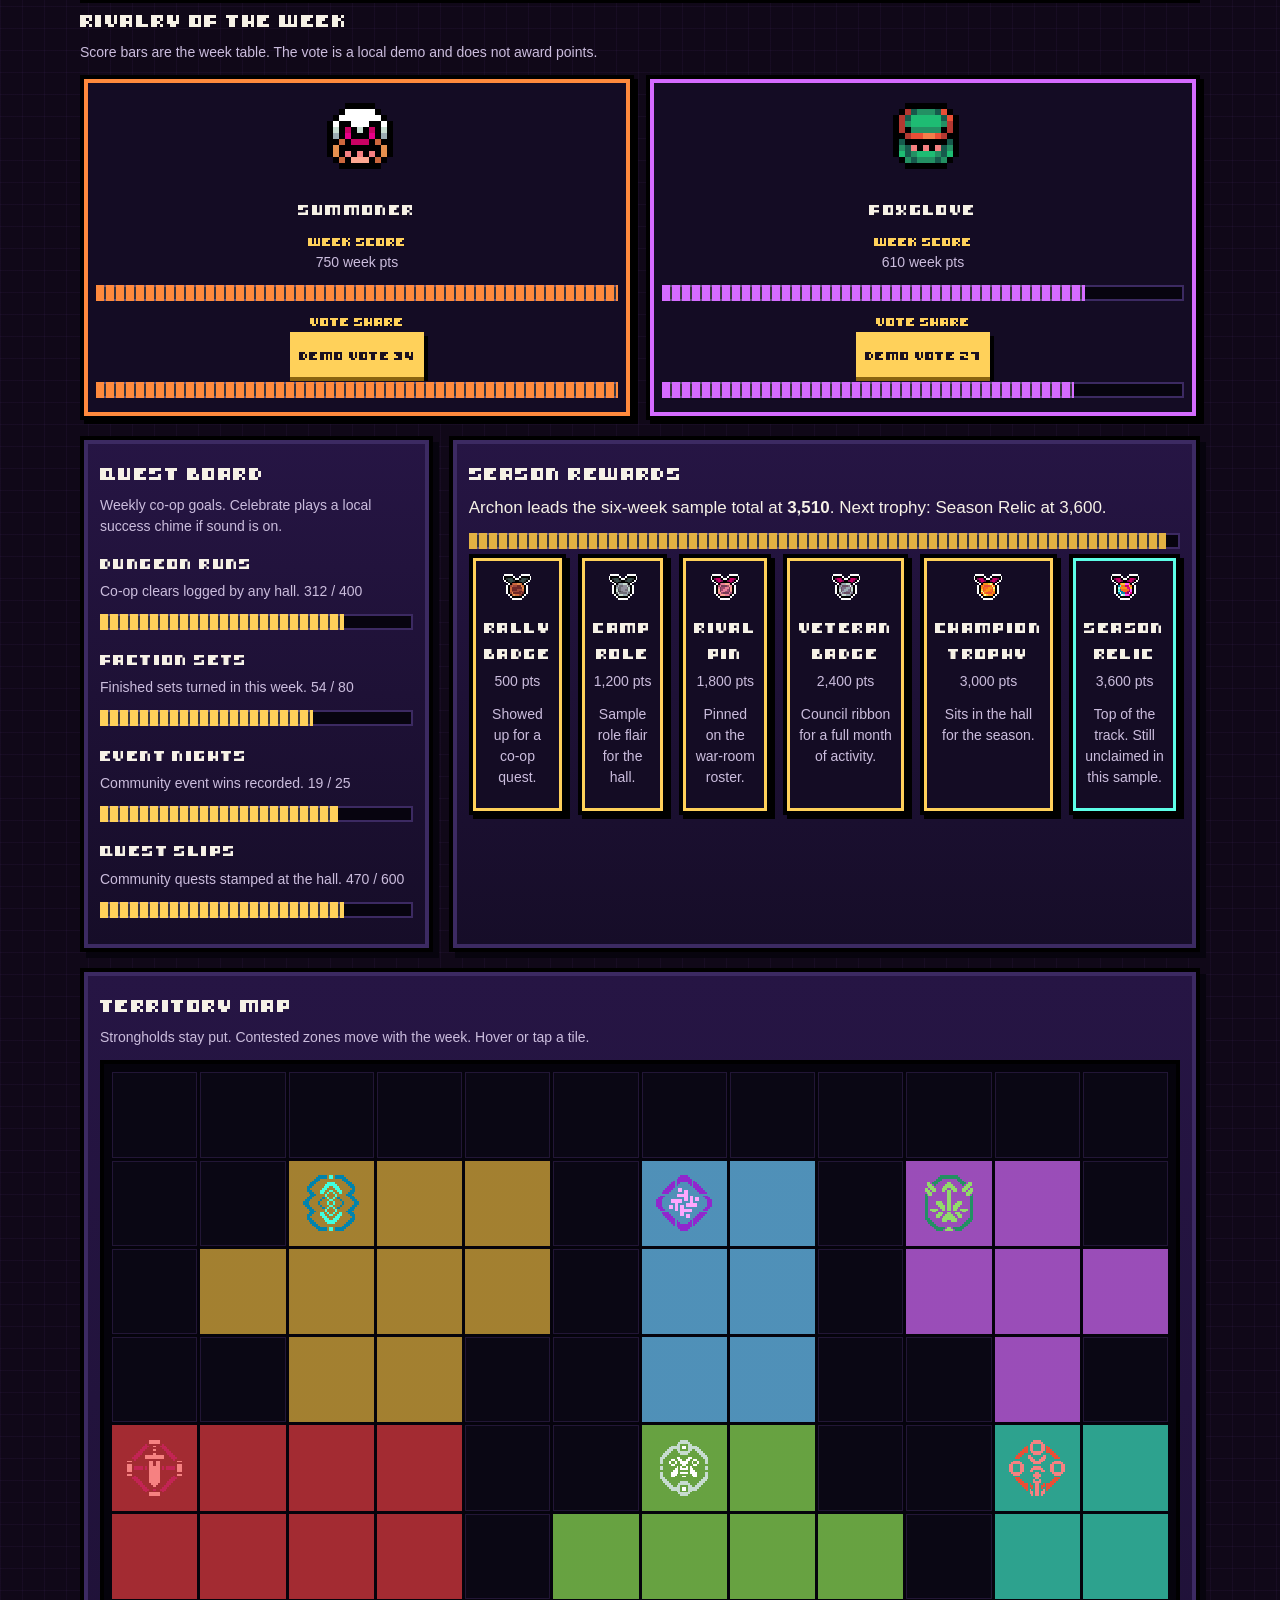
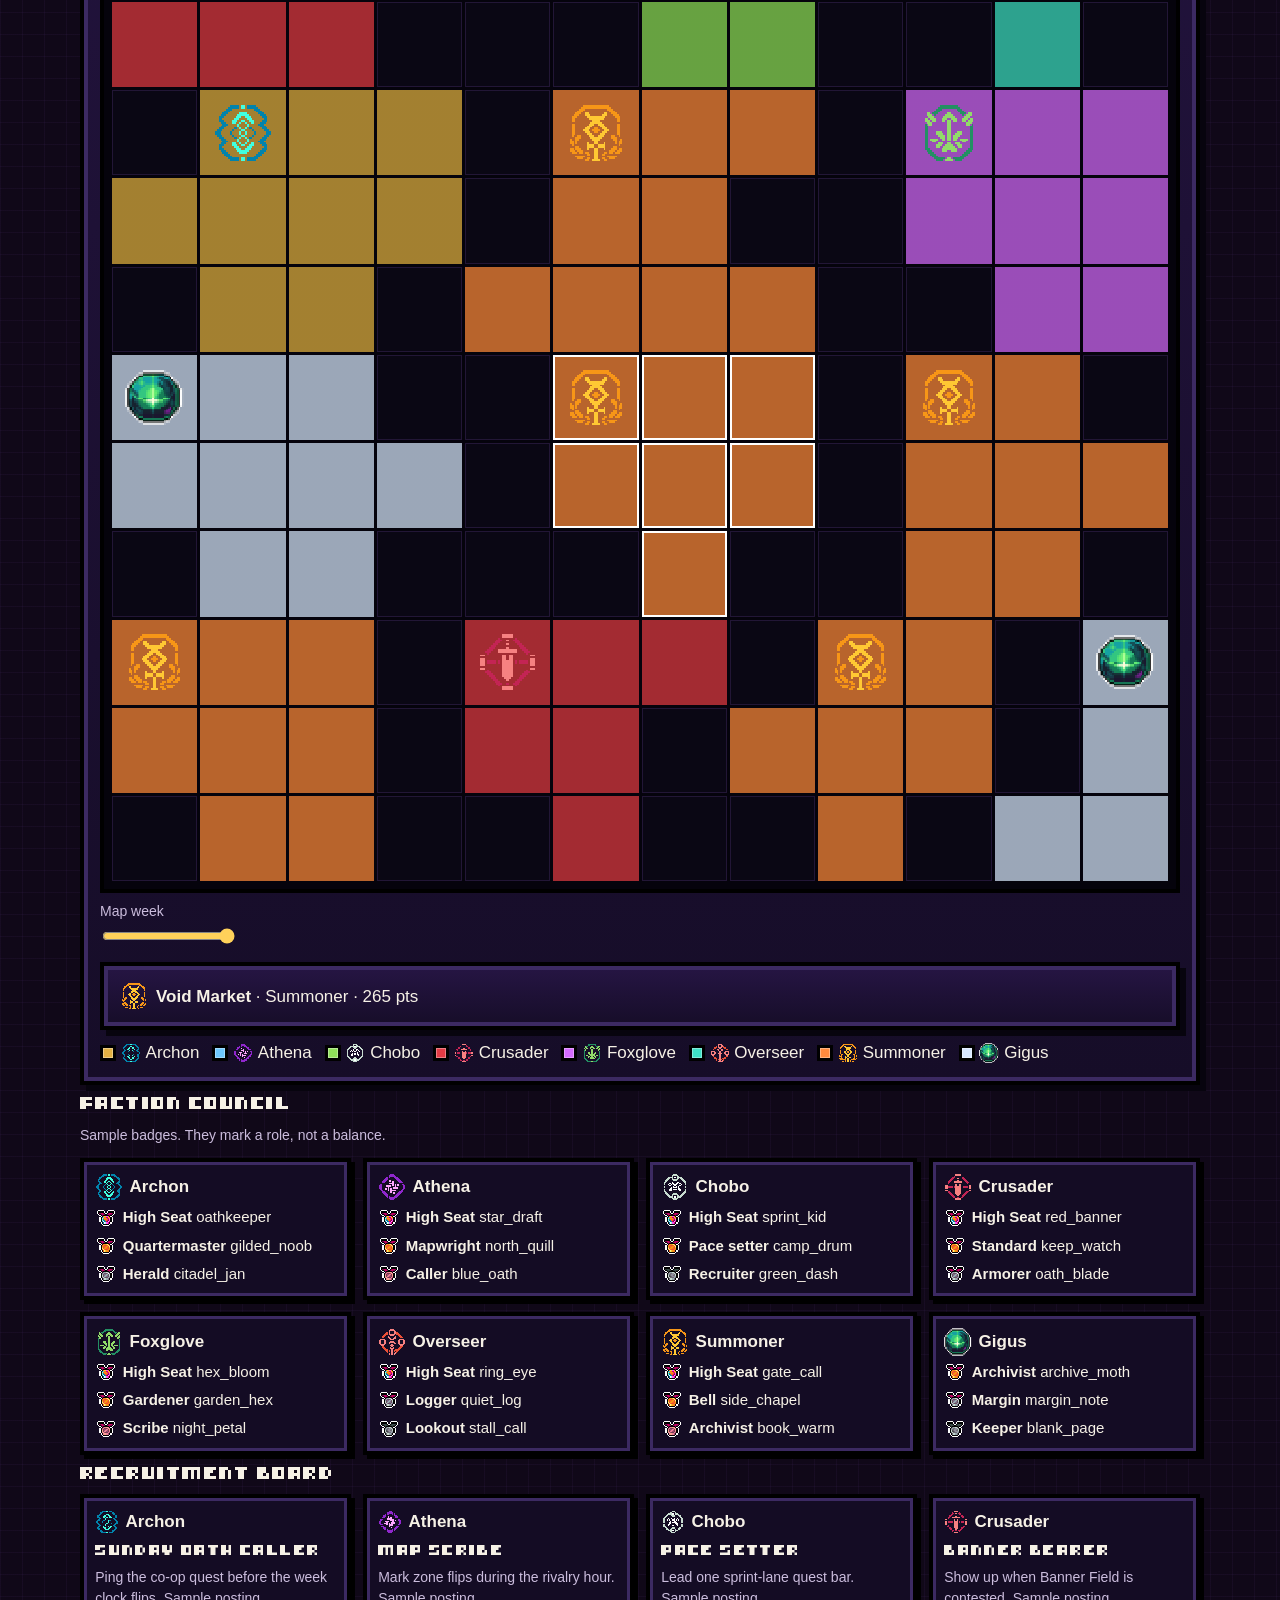
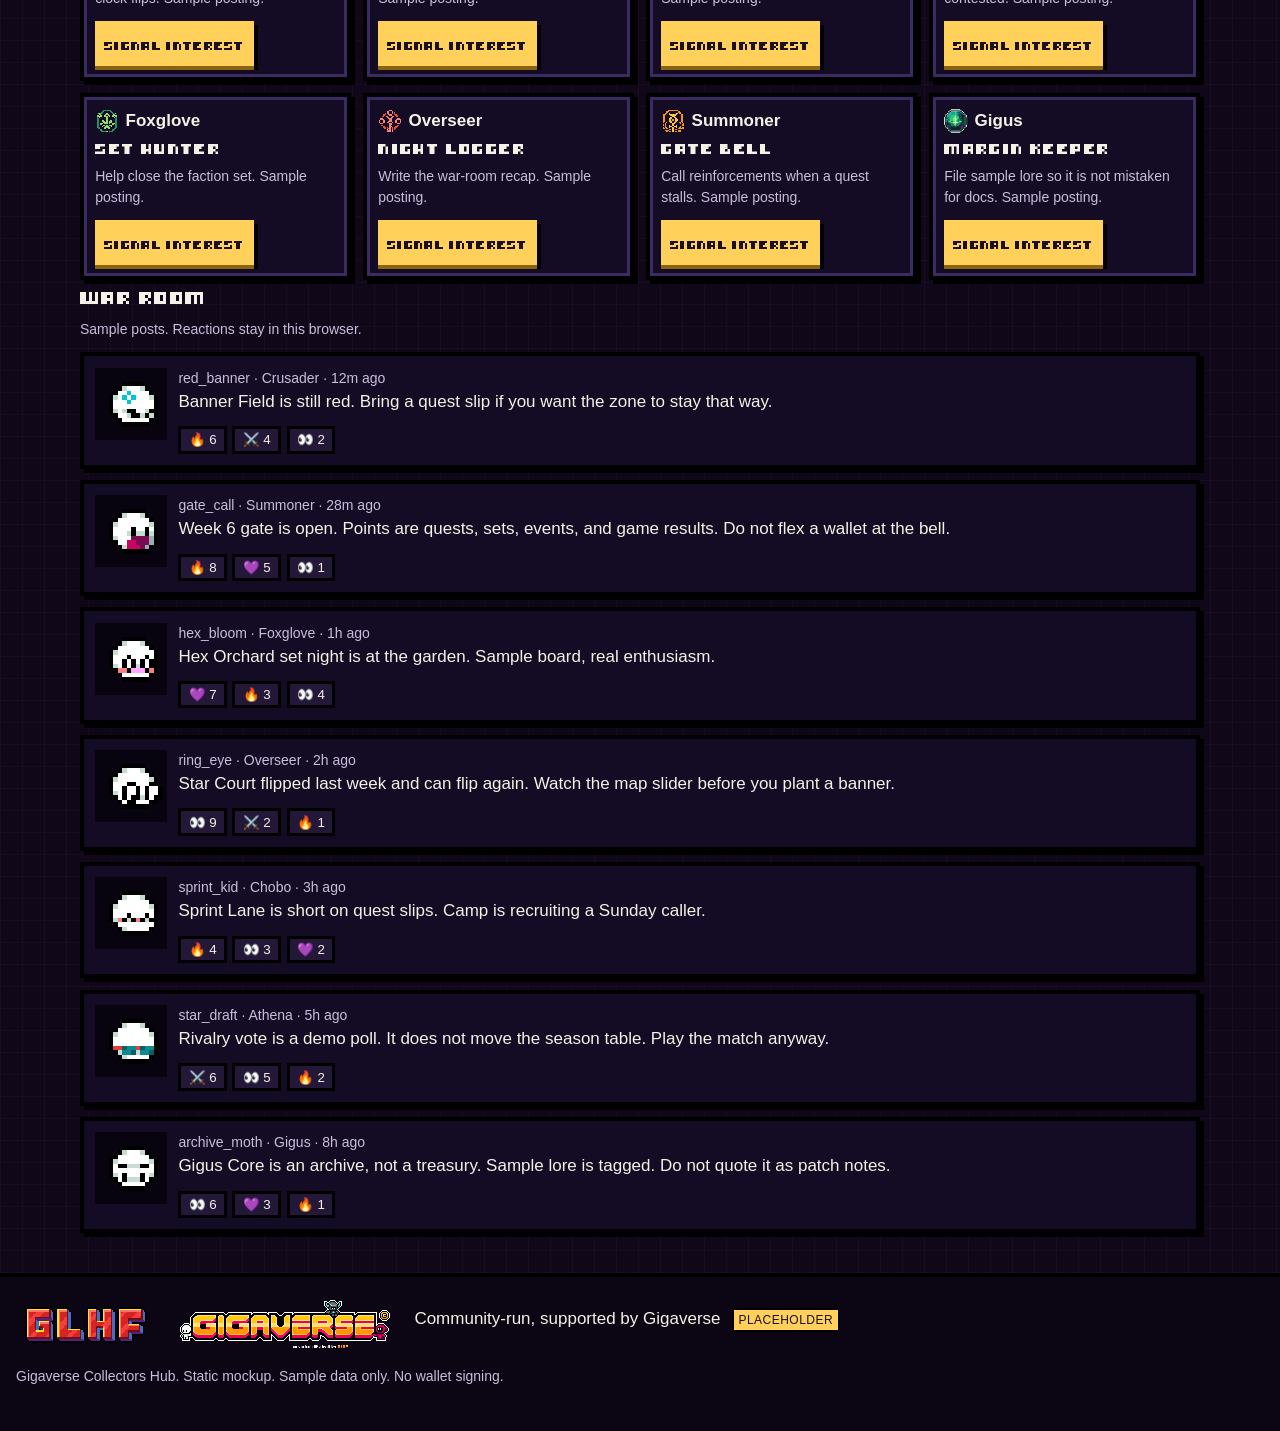
<file: factions.html>
<!DOCTYPE html>
<html lang="en">
<head>
  <meta charset="utf-8">
  <meta name="viewport" content="width=device-width, initial-scale=1">
  <title>Factions · Gigaverse Collectors Hub</title>
  <meta name="description" content="Faction Wars mockup: halls, season board, quests, territory map, and relic.">
  <meta property="og:site_name" content="Gigaverse Collectors Hub">
  <meta property="og:title" content="Factions · Gigaverse Collectors Hub">
  <link rel="icon" href="assets/letters/G.png" type="image/png">
  <link rel="stylesheet" href="css/lobby.css">
</head>
<body data-page="factions">
  <div class="scanlines" aria-hidden="true"></div>
  <a class="skip" href="#content">Skip to content</a>
  <div class="chrome">
    <div class="mock-banner" role="status">Mockup - sample data</div>
    <header class="site-header">
      <a class="brand" href="index.html">
        <span class="brand-letters" aria-hidden="true">
          <img src="assets/letters/G.png" alt="">
          <img src="assets/letters/L.png" alt="">
          <img src="assets/letters/H.png" alt="">
          <img src="assets/letters/F.png" alt="">
        </span>
        <span class="brand-text">Gigaverse Collectors Hub</span>
      </a>
      <div class="header-actions">
        <button type="button" class="nav-toggle" aria-expanded="false" aria-controls="site-nav">
          <span class="nav-toggle-bars" aria-hidden="true"></span>
          <span>Menu</span>
        </button>
        <button type="button" id="sound-toggle" class="pixel-btn ghost sound-btn" aria-pressed="false">Sound off</button>
      </div>
      <nav id="site-nav" aria-label="Primary">
        <a href="index.html" data-nav="home">Home</a>
        <a href="explorer.html" data-nav="explorer">Explorer</a>
        <a href="vault.html" data-nav="vault">My Vault</a>
        <a href="party.html" data-nav="party">Party</a>
        <a href="factions.html" data-nav="factions">Factions</a>
        <a href="events.html" data-nav="events">Events</a>
        <a href="wiki.html" data-nav="wiki">Wiki</a>
        <a href="guide.html" data-nav="guide">Guide</a>
        <a href="badges.html" data-nav="badges">Badges</a>
        <a href="burn.html" data-nav="burn">Burn</a>
      </nav>
    </header>
  </div>
  <main id="content">
    <p class="kicker">Centerpiece</p>
    <h1>Factions</h1>
    <div id="app"></div>
  </main>
  <footer class="site-footer">
    <img class="footer-logo" src="assets/logo/GLHF_Logo_Deep.png" alt="">
    <img class="giga-logo" src="assets/logo/Gigaverse_Logo.png" alt="Gigaverse">
    <p>
      <span class="footer-credit" title="Placeholder credit line for this demo.">Community-run, supported by Gigaverse</span>
      <small class="placeholder-tag">placeholder</small>
    </p>
    <p class="fine">Gigaverse Collectors Hub. Static mockup. Sample data only. No wallet signing.</p>
  </footer>
  <script type="module" src="js/factions.js"></script>
</body>
</html>
</file>
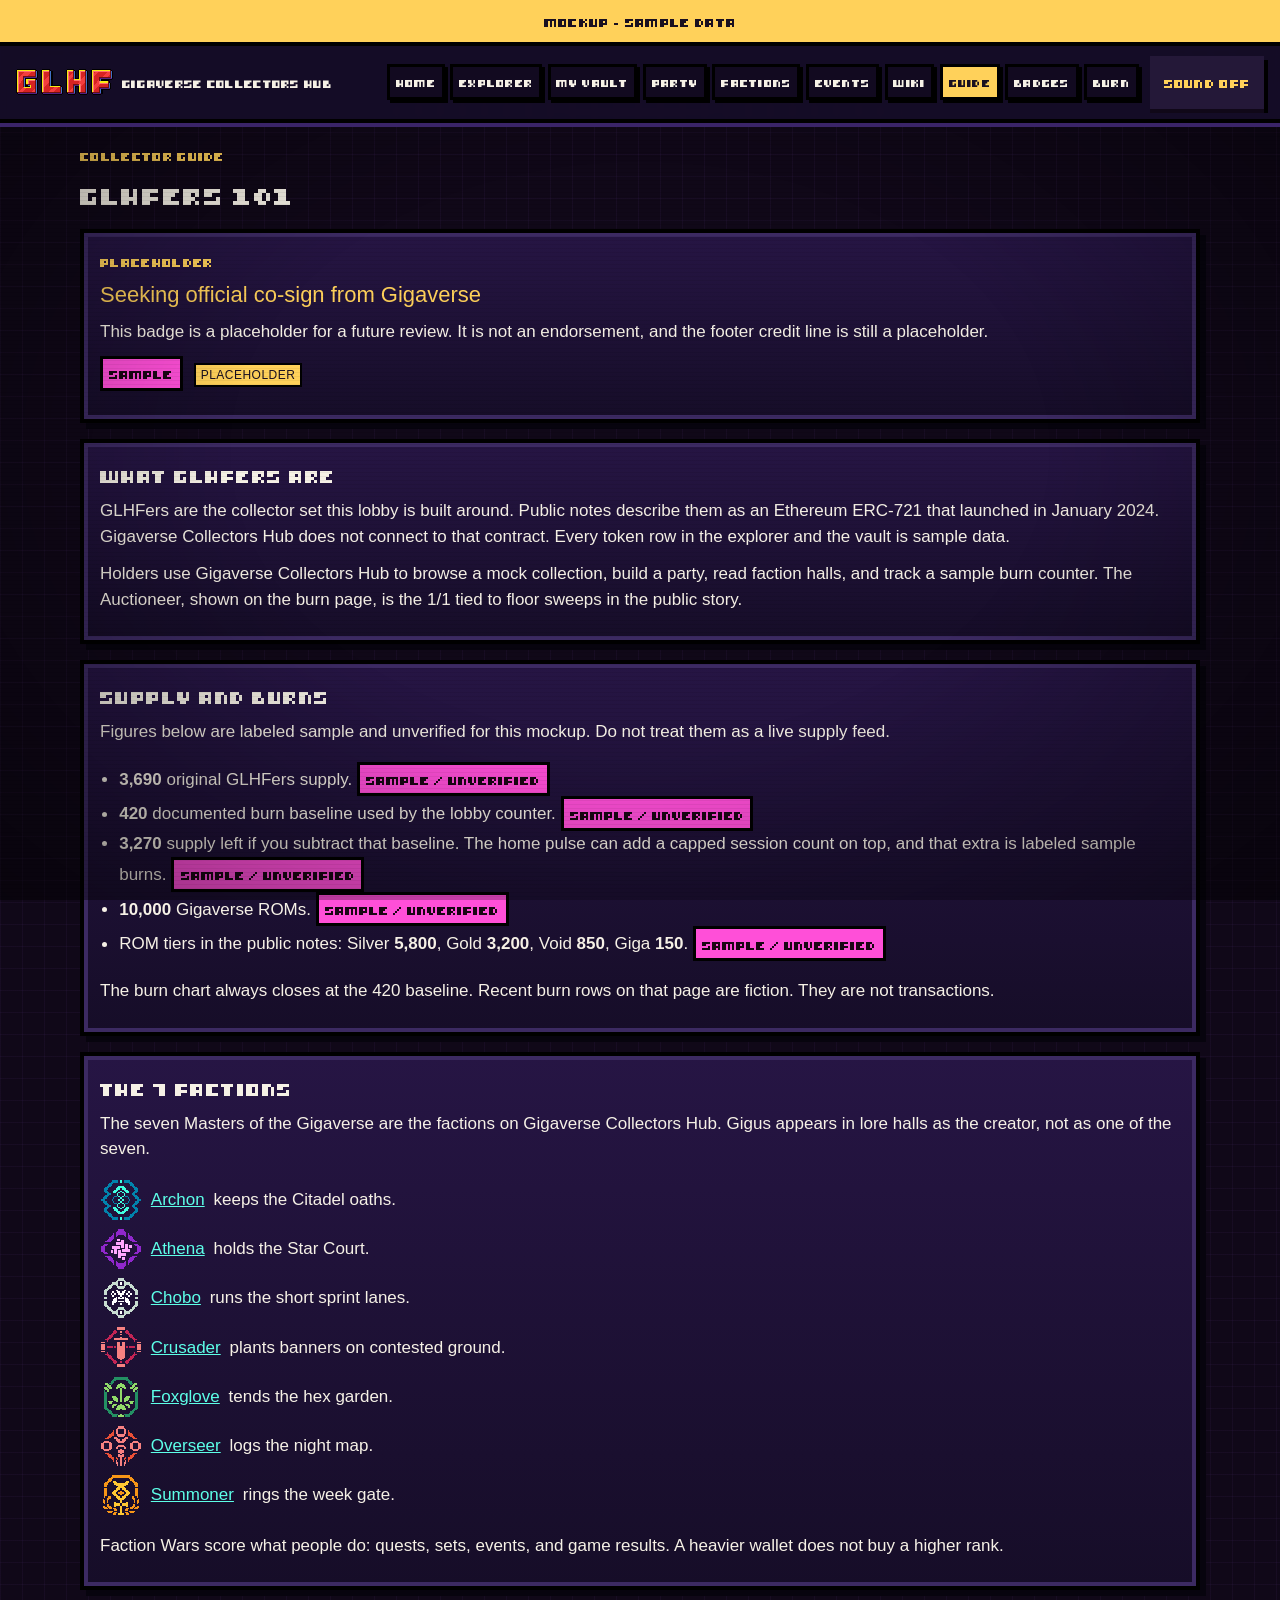
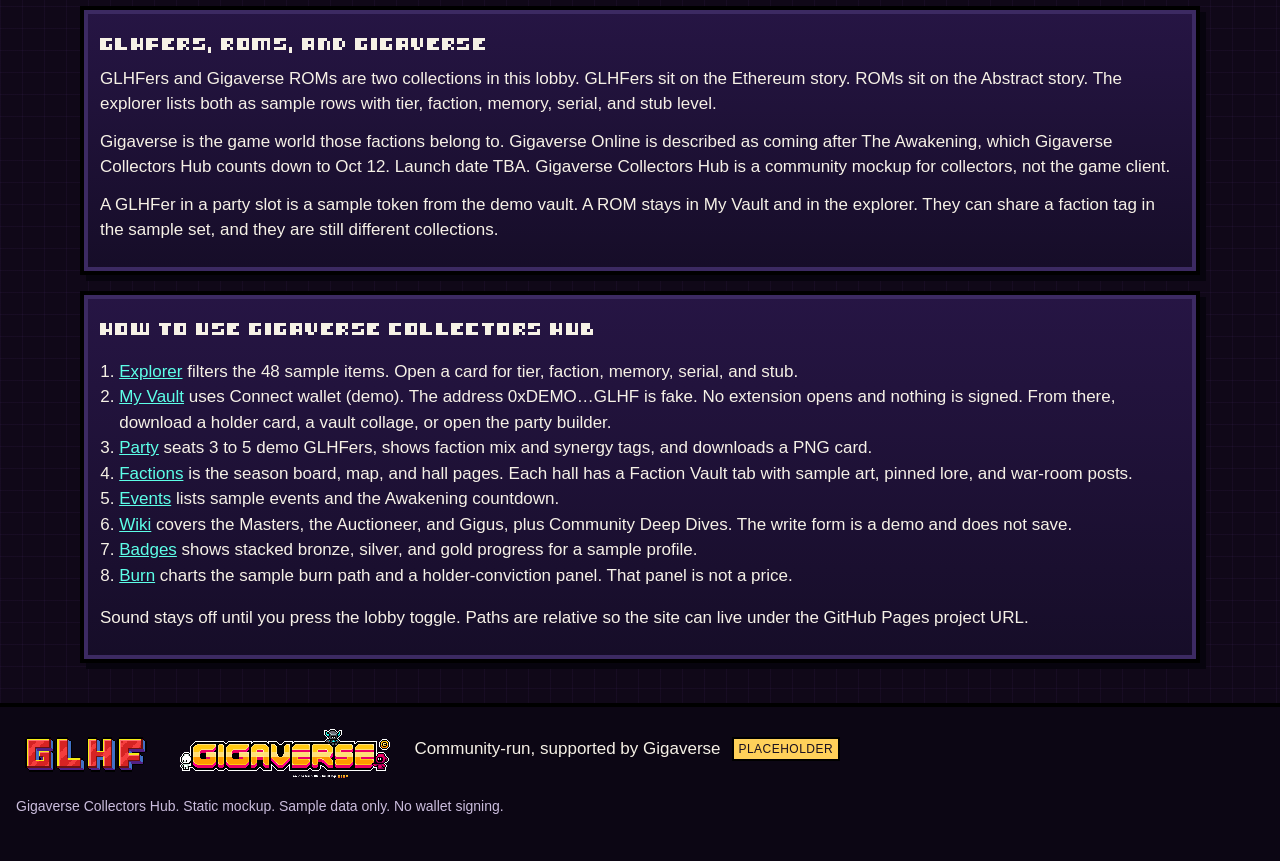
<file: guide.html>
<!DOCTYPE html>
<html lang="en">
<head>
  <meta charset="utf-8">
  <meta name="viewport" content="width=device-width, initial-scale=1">
  <title>Guide · Gigaverse Collectors Hub</title>
  <meta name="description" content="GLHFers 101 collector guide. Sample figures, unverified on this mockup.">
  <meta property="og:site_name" content="Gigaverse Collectors Hub">
  <meta property="og:title" content="Guide · Gigaverse Collectors Hub">
  <link rel="icon" href="assets/letters/G.png" type="image/png">
  <link rel="stylesheet" href="css/lobby.css">
</head>
<body data-page="guide">
  <div class="scanlines" aria-hidden="true"></div>
  <a class="skip" href="#content">Skip to content</a>
  <div class="chrome">
    <div class="mock-banner" role="status">Mockup - sample data</div>
    <header class="site-header">
      <a class="brand" href="index.html">
        <span class="brand-letters" aria-hidden="true">
          <img src="assets/letters/G.png" alt="">
          <img src="assets/letters/L.png" alt="">
          <img src="assets/letters/H.png" alt="">
          <img src="assets/letters/F.png" alt="">
        </span>
        <span class="brand-text">Gigaverse Collectors Hub</span>
      </a>
      <div class="header-actions">
        <button type="button" class="nav-toggle" aria-expanded="false" aria-controls="site-nav">
          <span class="nav-toggle-bars" aria-hidden="true"></span>
          <span>Menu</span>
        </button>
        <button type="button" id="sound-toggle" class="pixel-btn ghost sound-btn" aria-pressed="false">Sound off</button>
      </div>
      <nav id="site-nav" aria-label="Primary">
        <a href="index.html" data-nav="home">Home</a>
        <a href="explorer.html" data-nav="explorer">Explorer</a>
        <a href="vault.html" data-nav="vault">My Vault</a>
        <a href="party.html" data-nav="party">Party</a>
        <a href="factions.html" data-nav="factions">Factions</a>
        <a href="events.html" data-nav="events">Events</a>
        <a href="wiki.html" data-nav="wiki">Wiki</a>
        <a href="guide.html" data-nav="guide">Guide</a>
        <a href="badges.html" data-nav="badges">Badges</a>
        <a href="burn.html" data-nav="burn">Burn</a>
      </nav>
    </header>
  </div>
  <main id="content" class="guide">
    <p class="kicker">Collector guide</p>
    <h1>GLHFers 101</h1>
    <aside class="cosign panel">
      <p class="kicker">Placeholder</p>
      <p class="cosign-title">Seeking official co-sign from Gigaverse</p>
      <p>This badge is a placeholder for a future review. It is not an endorsement, and the footer credit line is still a placeholder.</p>
      <p><span class="sample-pill">Sample</span> <span class="placeholder-tag">placeholder</span></p>
    </aside>

    <section class="panel" id="what">
      <h2>What GLHFers are</h2>
      <p>GLHFers are the collector set this lobby is built around. Public notes describe them as an Ethereum ERC-721 that launched in January 2024. Gigaverse Collectors Hub does not connect to that contract. Every token row in the explorer and the vault is sample data.</p>
      <p>Holders use Gigaverse Collectors Hub to browse a mock collection, build a party, read faction halls, and track a sample burn counter. The Auctioneer, shown on the burn page, is the 1/1 tied to floor sweeps in the public story.</p>
    </section>

    <section class="panel" id="supply">
      <h2>Supply and burns</h2>
      <p>Figures below are labeled sample and unverified for this mockup. Do not treat them as a live supply feed.</p>
      <ul class="guide-list">
        <li><b>3,690</b> original GLHFers supply. <span class="sample-pill">sample / unverified</span></li>
        <li><b>420</b> documented burn baseline used by the lobby counter. <span class="sample-pill">sample / unverified</span></li>
        <li><b>3,270</b> supply left if you subtract that baseline. The home pulse can add a capped session count on top, and that extra is labeled sample burns. <span class="sample-pill">sample / unverified</span></li>
        <li><b>10,000</b> Gigaverse ROMs. <span class="sample-pill">sample / unverified</span></li>
        <li>ROM tiers in the public notes: Silver <b>5,800</b>, Gold <b>3,200</b>, Void <b>850</b>, Giga <b>150</b>. <span class="sample-pill">sample / unverified</span></li>
      </ul>
      <p>The burn chart always closes at the 420 baseline. Recent burn rows on that page are fiction. They are not transactions.</p>
    </section>

    <section class="panel" id="factions">
      <h2>The 7 factions</h2>
      <p>The seven Masters of the Gigaverse are the factions on Gigaverse Collectors Hub. Gigus appears in lore halls as the creator, not as one of the seven.</p>
      <ul class="faction-guide">
        <li><img src="assets/factions/Faction_Archon_Transparant.png" alt=""><a href="factions.html#archon">Archon</a> keeps the Citadel oaths.</li>
        <li><img src="assets/factions/Faction_Athena_Transparant.png" alt=""><a href="factions.html#athena">Athena</a> holds the Star Court.</li>
        <li><img src="assets/factions/Faction_Chobo_Transparant.png" alt=""><a href="factions.html#chobo">Chobo</a> runs the short sprint lanes.</li>
        <li><img src="assets/factions/Faction_Crusader_Transparant.png" alt=""><a href="factions.html#crusader">Crusader</a> plants banners on contested ground.</li>
        <li><img src="assets/factions/Faction_Foxglove_Transparant.png" alt=""><a href="factions.html#foxglove">Foxglove</a> tends the hex garden.</li>
        <li><img src="assets/factions/Faction_Overseer_Transparant.png" alt=""><a href="factions.html#overseer">Overseer</a> logs the night map.</li>
        <li><img src="assets/factions/Faction_Summoner_Transparant.png" alt=""><a href="factions.html#summoner">Summoner</a> rings the week gate.</li>
      </ul>
      <p>Faction Wars score what people do: quests, sets, events, and game results. A heavier wallet does not buy a higher rank.</p>
    </section>

    <section class="panel" id="roms">
      <h2>GLHFers, ROMs, and Gigaverse</h2>
      <p>GLHFers and Gigaverse ROMs are two collections in this lobby. GLHFers sit on the Ethereum story. ROMs sit on the Abstract story. The explorer lists both as sample rows with tier, faction, memory, serial, and stub level.</p>
      <p>Gigaverse is the game world those factions belong to. Gigaverse Online is described as coming after The Awakening, which Gigaverse Collectors Hub counts down to Oct 12. Launch date TBA. Gigaverse Collectors Hub is a community mockup for collectors, not the game client.</p>
      <p>A GLHFer in a party slot is a sample token from the demo vault. A ROM stays in My Vault and in the explorer. They can share a faction tag in the sample set, and they are still different collections.</p>
    </section>

    <section class="panel" id="use">
      <h2>How to use Gigaverse Collectors Hub</h2>
      <ol class="guide-list">
        <li><a href="explorer.html">Explorer</a> filters the 48 sample items. Open a card for tier, faction, memory, serial, and stub.</li>
        <li><a href="vault.html">My Vault</a> uses Connect wallet (demo). The address <span class="plain">0xDEMO…GLHF</span> is fake. No extension opens and nothing is signed. From there, download a holder card, a vault collage, or open the party builder.</li>
        <li><a href="party.html">Party</a> seats 3 to 5 demo GLHFers, shows faction mix and synergy tags, and downloads a PNG card.</li>
        <li><a href="factions.html">Factions</a> is the season board, map, and hall pages. Each hall has a Faction Vault tab with sample art, pinned lore, and war-room posts.</li>
        <li><a href="events.html">Events</a> lists sample events and the Awakening countdown.</li>
        <li><a href="wiki.html">Wiki</a> covers the Masters, the Auctioneer, and Gigus, plus Community Deep Dives. The write form is a demo and does not save.</li>
        <li><a href="badges.html">Badges</a> shows stacked bronze, silver, and gold progress for a sample profile.</li>
        <li><a href="burn.html">Burn</a> charts the sample burn path and a holder-conviction panel. That panel is not a price.</li>
      </ol>
      <p>Sound stays off until you press the lobby toggle. Paths are relative so the site can live under the GitHub Pages project URL.</p>
    </section>
  </main>
  <footer class="site-footer">
    <img class="footer-logo" src="assets/logo/GLHF_Logo_Deep.png" alt="">
    <img class="giga-logo" src="assets/logo/Gigaverse_Logo.png" alt="Gigaverse">
    <p>
      <span class="footer-credit" title="Placeholder credit line for this demo.">Community-run, supported by Gigaverse</span>
      <small class="placeholder-tag">placeholder</small>
    </p>
    <p class="fine">Gigaverse Collectors Hub. Static mockup. Sample data only. No wallet signing.</p>
  </footer>
  <script type="module" src="js/guide.js"></script>
</body>
</html>
</file>
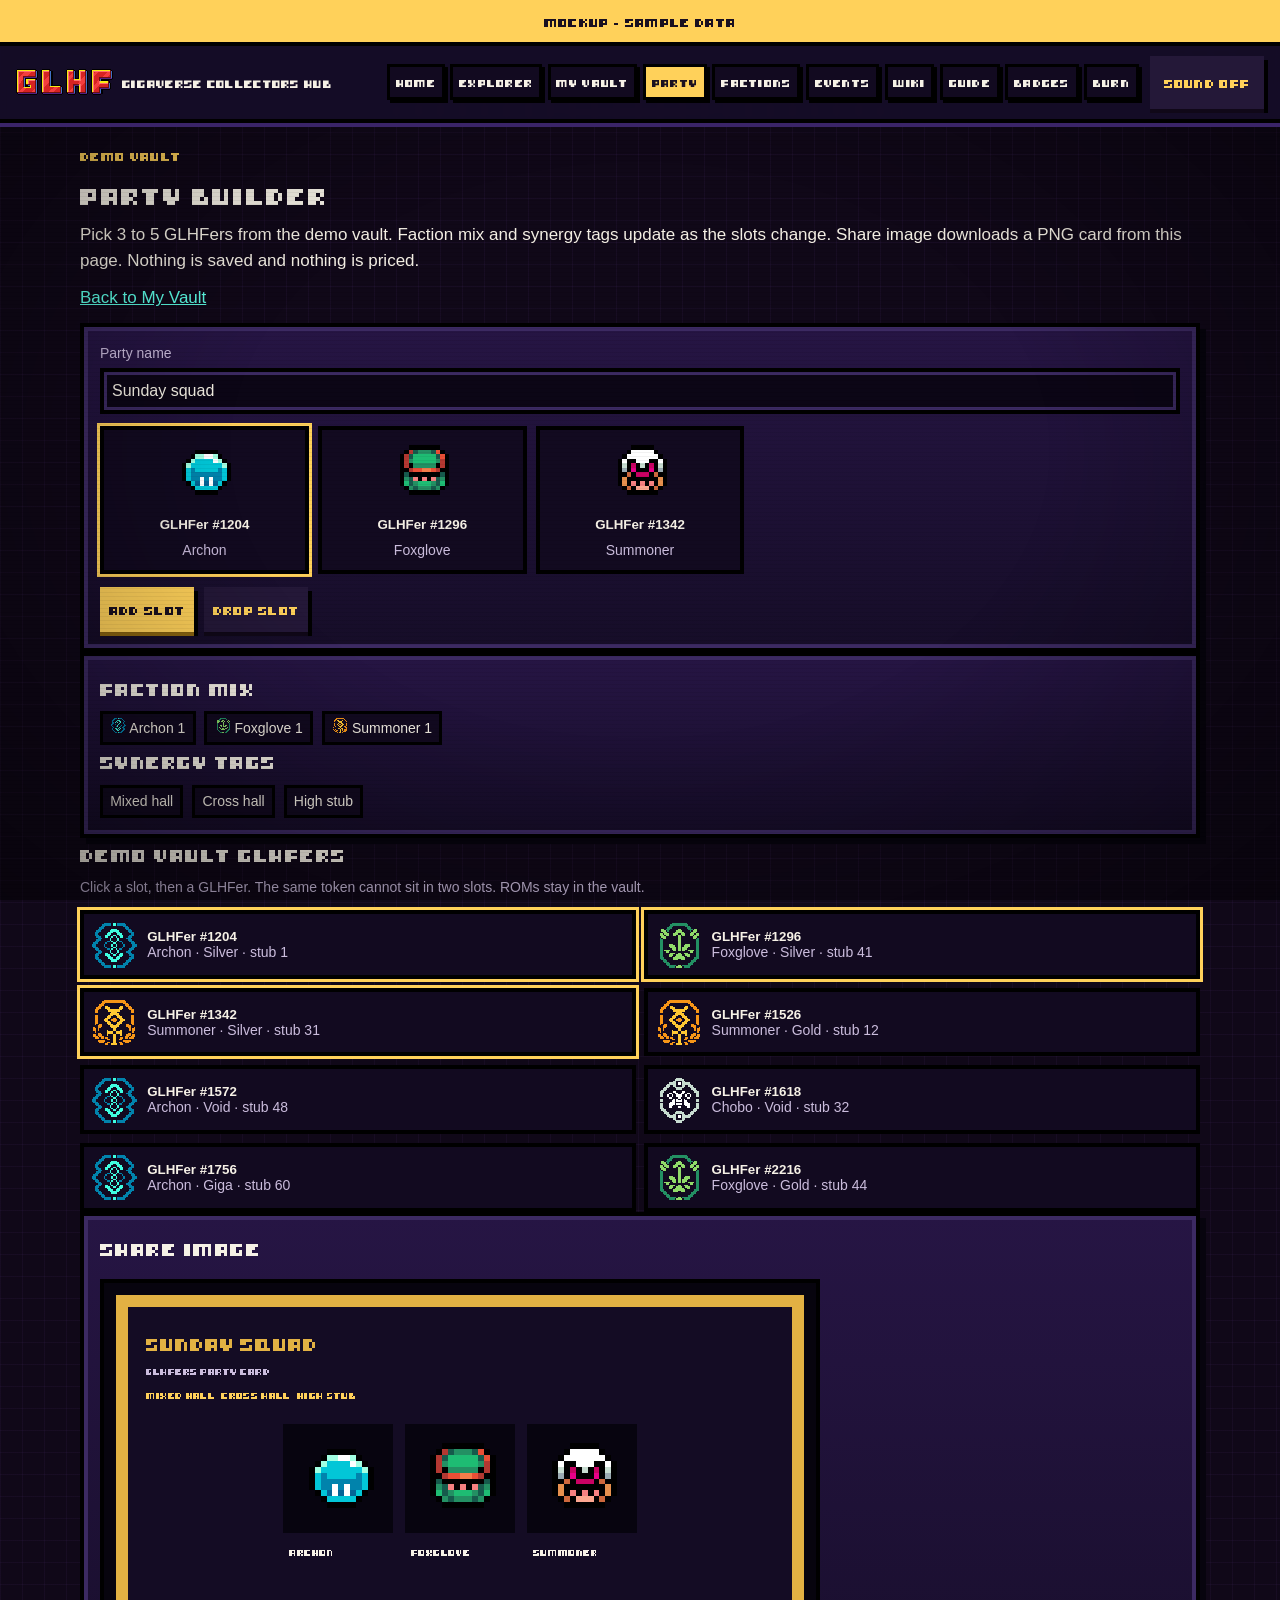
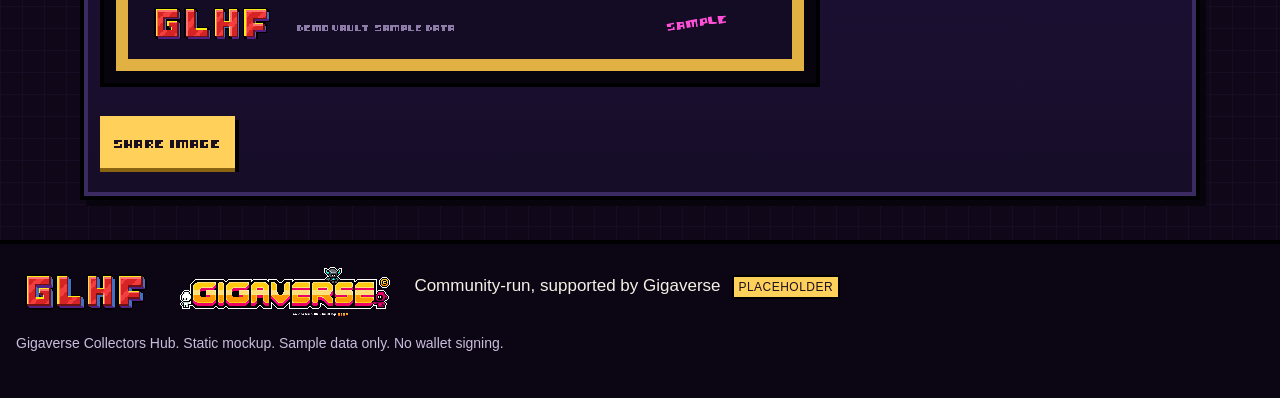
<file: party.html>
<!DOCTYPE html>
<html lang="en">
<head>
  <meta charset="utf-8">
  <meta name="viewport" content="width=device-width, initial-scale=1">
  <title>Party · Gigaverse Collectors Hub</title>
  <meta name="description" content="Sample party builder for demo-vault GLHFers. PNG share card only.">
  <meta property="og:site_name" content="Gigaverse Collectors Hub">
  <meta property="og:title" content="Party · Gigaverse Collectors Hub">
  <link rel="icon" href="assets/letters/G.png" type="image/png">
  <link rel="stylesheet" href="css/lobby.css">
</head>
<body data-page="party">
  <div class="scanlines" aria-hidden="true"></div>
  <a class="skip" href="#content">Skip to content</a>
  <div class="chrome">
    <div class="mock-banner" role="status">Mockup - sample data</div>
    <header class="site-header">
      <a class="brand" href="index.html">
        <span class="brand-letters" aria-hidden="true">
          <img src="assets/letters/G.png" alt="">
          <img src="assets/letters/L.png" alt="">
          <img src="assets/letters/H.png" alt="">
          <img src="assets/letters/F.png" alt="">
        </span>
        <span class="brand-text">Gigaverse Collectors Hub</span>
      </a>
      <div class="header-actions">
        <button type="button" class="nav-toggle" aria-expanded="false" aria-controls="site-nav">
          <span class="nav-toggle-bars" aria-hidden="true"></span>
          <span>Menu</span>
        </button>
        <button type="button" id="sound-toggle" class="pixel-btn ghost sound-btn" aria-pressed="false">Sound off</button>
      </div>
      <nav id="site-nav" aria-label="Primary">
        <a href="index.html" data-nav="home">Home</a>
        <a href="explorer.html" data-nav="explorer">Explorer</a>
        <a href="vault.html" data-nav="vault">My Vault</a>
        <a href="party.html" data-nav="party">Party</a>
        <a href="factions.html" data-nav="factions">Factions</a>
        <a href="events.html" data-nav="events">Events</a>
        <a href="wiki.html" data-nav="wiki">Wiki</a>
        <a href="guide.html" data-nav="guide">Guide</a>
        <a href="badges.html" data-nav="badges">Badges</a>
        <a href="burn.html" data-nav="burn">Burn</a>
      </nav>
    </header>
  </div>
  <main id="content">
    <p class="kicker">Demo vault</p>
    <h1>Party Builder</h1>
    <p>Pick 3 to 5 GLHFers from the demo vault. Faction mix and synergy tags update as the slots change. Share image downloads a PNG card from this page. Nothing is saved and nothing is priced.</p>
    <p><a href="vault.html">Back to My Vault</a></p>
    <section class="panel">
      <label>Party name
        <input id="party-name" type="text" maxlength="18" value="Sunday squad" autocomplete="off">
      </label>
      <div id="party-slots" class="slot-row"></div>
      <div class="row-actions">
        <button type="button" class="pixel-btn small" id="add-slot">Add slot</button>
        <button type="button" class="pixel-btn ghost small" id="drop-slot">Drop slot</button>
      </div>
    </section>
    <section class="panel">
      <h2>Faction mix</h2>
      <div id="party-mix" class="chip-row"></div>
      <h2>Synergy tags</h2>
      <div id="party-synergy" class="chip-row"></div>
    </section>
    <h2>Demo vault GLHFers</h2>
    <p class="fine">Click a slot, then a GLHFer. The same token cannot sit in two slots. ROMs stay in the vault.</p>
    <div id="party-picker" class="party-picks"></div>
    <section class="panel">
      <h2>Share image</h2>
      <canvas class="px" id="party-canvas" width="960" height="540"></canvas>
      <div class="row-actions">
        <button type="button" class="pixel-btn" id="share-party">Share image</button>
      </div>
      <p id="party-status" role="status"></p>
    </section>
  </main>
  <footer class="site-footer">
    <img class="footer-logo" src="assets/logo/GLHF_Logo_Deep.png" alt="">
    <img class="giga-logo" src="assets/logo/Gigaverse_Logo.png" alt="Gigaverse">
    <p>
      <span class="footer-credit" title="Placeholder credit line for this demo.">Community-run, supported by Gigaverse</span>
      <small class="placeholder-tag">placeholder</small>
    </p>
    <p class="fine">Gigaverse Collectors Hub. Static mockup. Sample data only. No wallet signing.</p>
  </footer>
  <script type="module" src="js/party.js"></script>
</body>
</html>
</file>
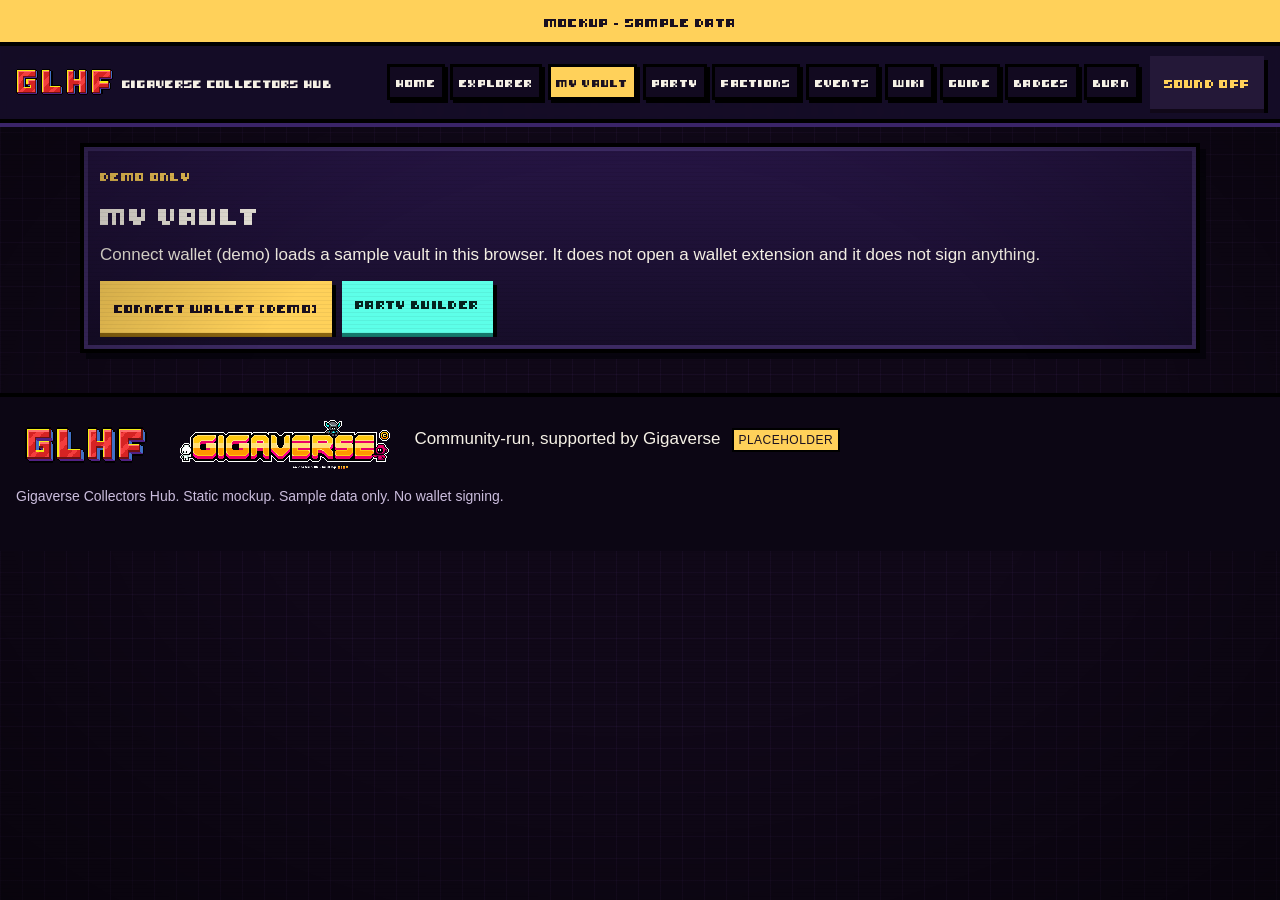
<file: vault.html>
<!DOCTYPE html>
<html lang="en">
<head>
  <meta charset="utf-8">
  <meta name="viewport" content="width=device-width, initial-scale=1">
  <title>My Vault · Gigaverse Collectors Hub</title>
  <meta name="description" content="Demo vault and holder card generator. No wallet signing.">
  <meta property="og:site_name" content="Gigaverse Collectors Hub">
  <meta property="og:title" content="My Vault · Gigaverse Collectors Hub">
  <link rel="icon" href="assets/letters/G.png" type="image/png">
  <link rel="stylesheet" href="css/lobby.css">
</head>
<body data-page="vault">
  <div class="scanlines" aria-hidden="true"></div>
  <a class="skip" href="#content">Skip to content</a>
  <div class="chrome">
    <div class="mock-banner" role="status">Mockup - sample data</div>
    <header class="site-header">
      <a class="brand" href="index.html">
        <span class="brand-letters" aria-hidden="true">
          <img src="assets/letters/G.png" alt="">
          <img src="assets/letters/L.png" alt="">
          <img src="assets/letters/H.png" alt="">
          <img src="assets/letters/F.png" alt="">
        </span>
        <span class="brand-text">Gigaverse Collectors Hub</span>
      </a>
      <div class="header-actions">
        <button type="button" class="nav-toggle" aria-expanded="false" aria-controls="site-nav">
          <span class="nav-toggle-bars" aria-hidden="true"></span>
          <span>Menu</span>
        </button>
        <button type="button" id="sound-toggle" class="pixel-btn ghost sound-btn" aria-pressed="false">Sound off</button>
      </div>
      <nav id="site-nav" aria-label="Primary">
        <a href="index.html" data-nav="home">Home</a>
        <a href="explorer.html" data-nav="explorer">Explorer</a>
        <a href="vault.html" data-nav="vault">My Vault</a>
        <a href="party.html" data-nav="party">Party</a>
        <a href="factions.html" data-nav="factions">Factions</a>
        <a href="events.html" data-nav="events">Events</a>
        <a href="wiki.html" data-nav="wiki">Wiki</a>
        <a href="guide.html" data-nav="guide">Guide</a>
        <a href="badges.html" data-nav="badges">Badges</a>
        <a href="burn.html" data-nav="burn">Burn</a>
      </nav>
    </header>
  </div>
  <main id="content">
    <section id="gate" class="panel">
      <p class="kicker">Demo only</p>
      <h1>My Vault</h1>
      <p>Connect wallet (demo) loads a sample vault in this browser. It does not open a wallet extension and it does not sign anything.</p>
      <div class="row-actions">
        <button type="button" class="pixel-btn" id="connect">Connect wallet (demo)</button>
        <a class="pixel-btn alt" href="party.html">Party Builder</a>
      </div>
    </section>
    <section id="vault" hidden>
      <p class="kicker">Sample vault</p>
      <h1>Holdings for <span id="vault-address">0xDEMO…GLHF</span></h1>
      <p class="fine">Fake address. Both collections are sample rows from the explorer.</p>
      <div class="row-actions">
        <button type="button" class="pixel-btn ghost small" id="disconnect">Disconnect demo</button>
        <a class="pixel-btn small" href="party.html">Party Builder</a>
        <a class="pixel-btn small" href="#card">Holder card</a>
        <a class="pixel-btn small" href="#collage">Vault collage</a>
      </div>
      <div class="vault-stats" id="vault-chips"></div>
      <section class="panel">
        <h2>Badge strip</h2>
        <p class="fine">Earned tiers from the sample profile. <a href="badges.html">All badges</a>. Onchain badges possible later.</p>
        <div id="badge-strip" class="badge-strip"></div>
      </section>
      <section class="panel">
        <h2>Set progress</h2>
        <div id="set-bars"></div>
      </section>
      <h2>Sample holdings</h2>
      <div class="item-grid" id="holding-grid"></div>
      <section id="collage" class="panel">
        <h2>Share my vault</h2>
        <p class="fine">Collage of the demo holdings. Pick a grid and a faction colour. The handle watermark follows the holder card. Download PNG stays in this browser.</p>
        <div class="split">
          <label>Grid
            <select id="collage-grid">
              <option value="2">2 x 2</option>
              <option value="3" selected>3 x 3</option>
              <option value="4">4 x 4</option>
            </select>
          </label>
          <label>Background
            <select id="collage-faction"></select>
          </label>
        </div>
        <canvas class="px" id="collage-canvas" width="720" height="720"></canvas>
        <div class="row-actions">
          <button type="button" class="pixel-btn" id="download-collage">Download collage PNG</button>
        </div>
        <p id="collage-status" role="status"></p>
      </section>
      <section id="card" class="panel">
        <h2>Holder card</h2>
        <p class="fine">Pick a sprite, a faction icon, and a medal. Download PNG uses the canvas in this page.</p>
        <label>Handle
          <input id="handle" type="text" maxlength="16" value="noob_demo" autocomplete="off">
        </label>
        <div id="avatar-picker"></div>
        <div class="split">
          <label>Faction
            <select id="card-faction"></select>
          </label>
          <label>Medal
            <select id="card-medal"></select>
          </label>
        </div>
        <canvas class="px" id="holder-canvas" width="960" height="540"></canvas>
        <div class="row-actions">
          <button type="button" class="pixel-btn" id="download-card">Download PNG</button>
        </div>
        <p id="card-status" role="status"></p>
      </section>
    </section>
  </main>
  <footer class="site-footer">
    <img class="footer-logo" src="assets/logo/GLHF_Logo_Deep.png" alt="">
    <img class="giga-logo" src="assets/logo/Gigaverse_Logo.png" alt="Gigaverse">
    <p>
      <span class="footer-credit" title="Placeholder credit line for this demo.">Community-run, supported by Gigaverse</span>
      <small class="placeholder-tag">placeholder</small>
    </p>
    <p class="fine">Gigaverse Collectors Hub. Static mockup. Sample data only. No wallet signing.</p>
  </footer>
  <script type="module" src="js/vault.js"></script>
</body>
</html>
</file>
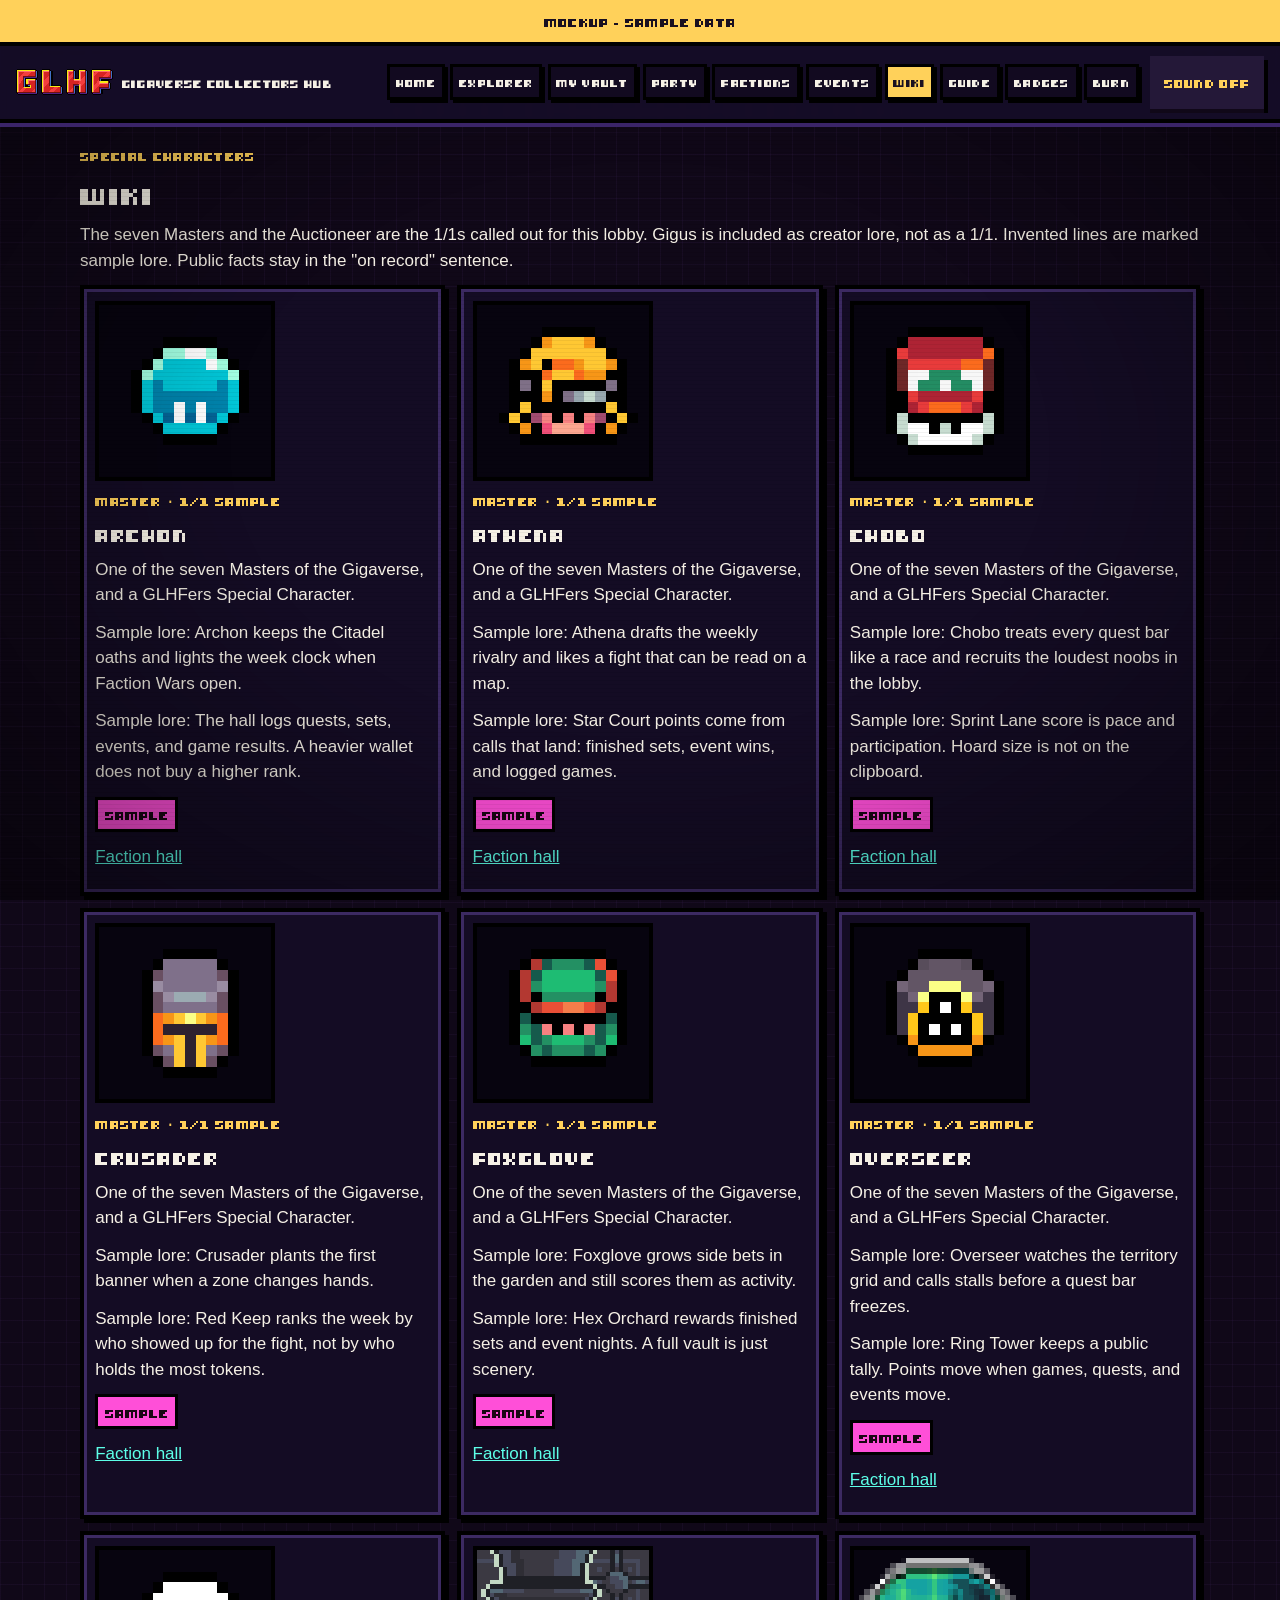
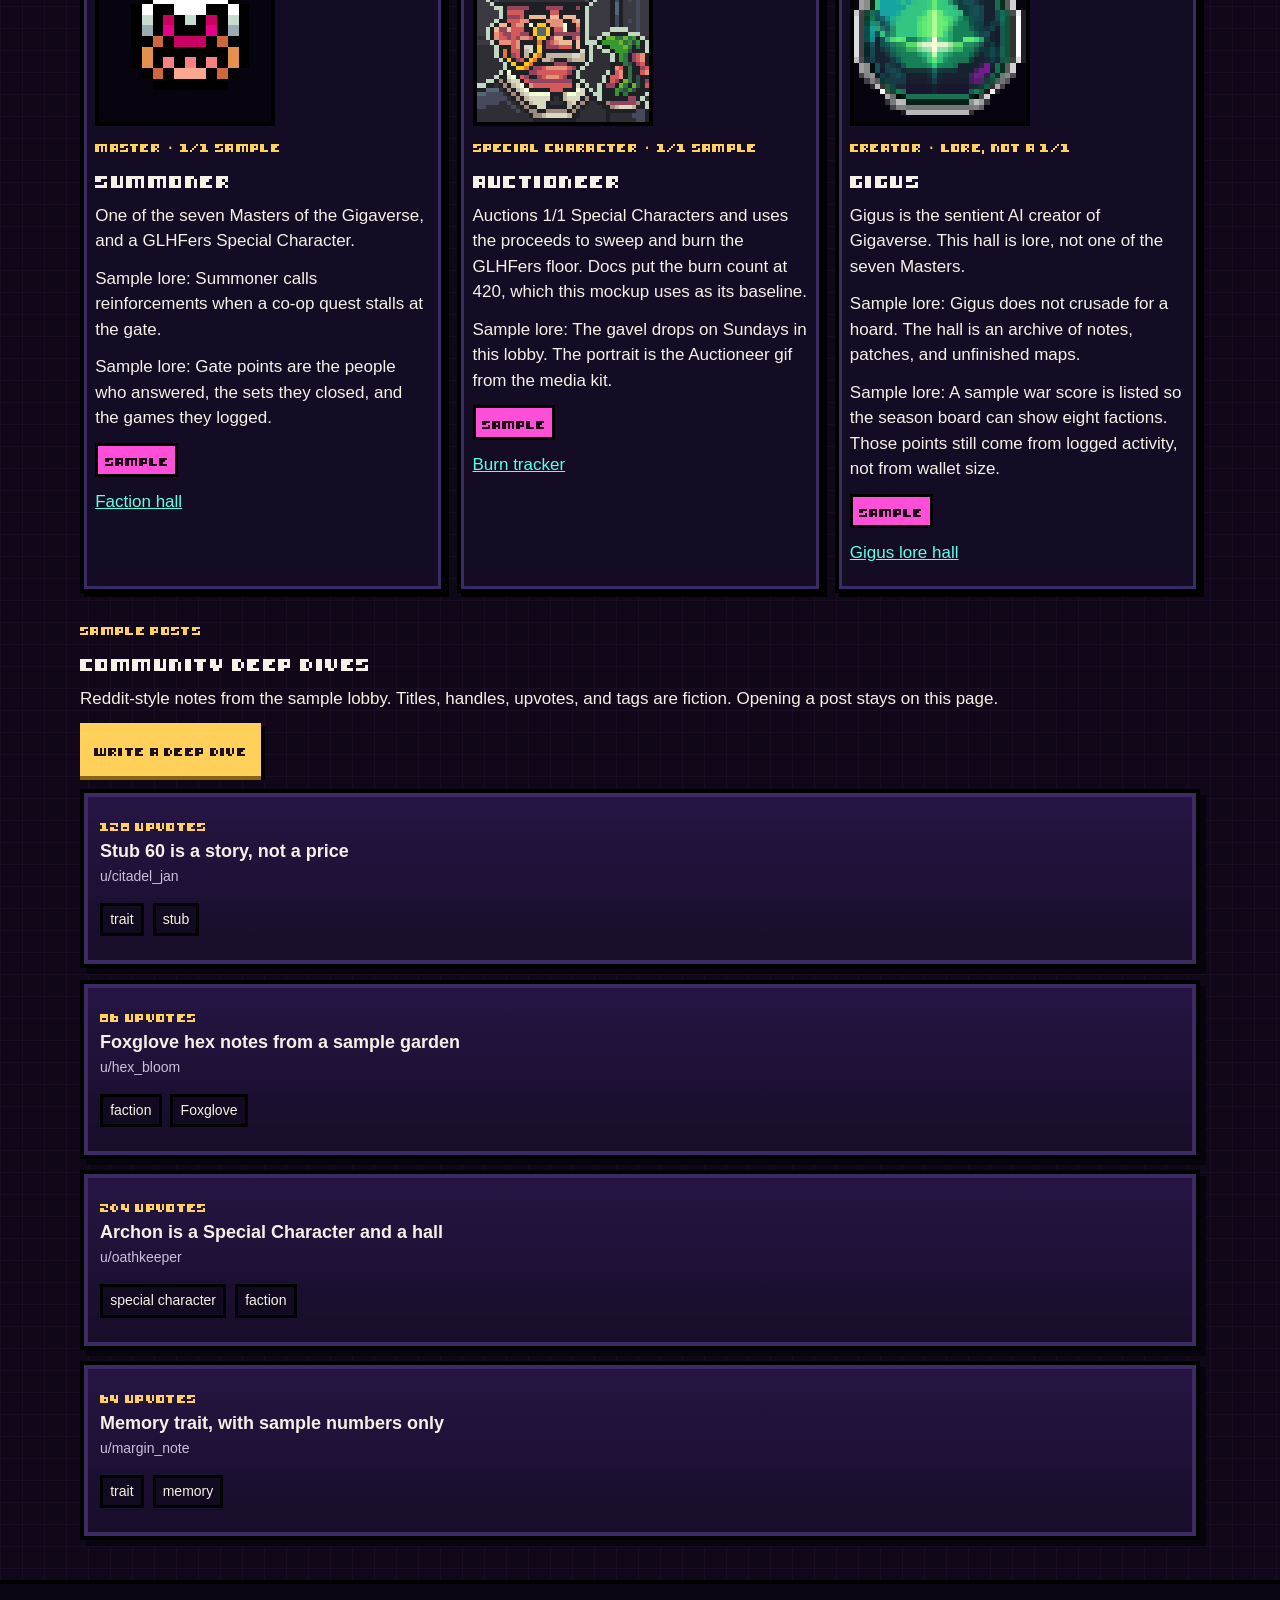
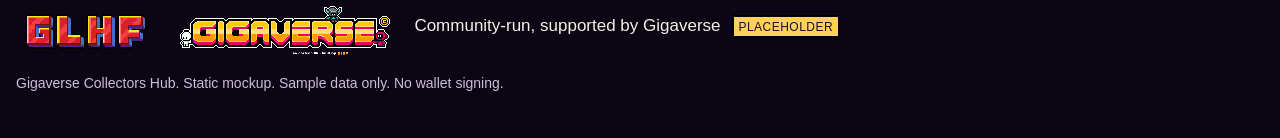
<file: wiki.html>
<!DOCTYPE html>
<html lang="en">
<head>
  <meta charset="utf-8">
  <meta name="viewport" content="width=device-width, initial-scale=1">
  <title>Wiki · Gigaverse Collectors Hub</title>
  <meta name="description" content="Sample wiki for the Masters, the Auctioneer, and Gigus.">
  <meta property="og:site_name" content="Gigaverse Collectors Hub">
  <meta property="og:title" content="Wiki · Gigaverse Collectors Hub">
  <link rel="icon" href="assets/letters/G.png" type="image/png">
  <link rel="stylesheet" href="css/lobby.css">
</head>
<body data-page="wiki">
  <div class="scanlines" aria-hidden="true"></div>
  <a class="skip" href="#content">Skip to content</a>
  <div class="chrome">
    <div class="mock-banner" role="status">Mockup - sample data</div>
    <header class="site-header">
      <a class="brand" href="index.html">
        <span class="brand-letters" aria-hidden="true">
          <img src="assets/letters/G.png" alt="">
          <img src="assets/letters/L.png" alt="">
          <img src="assets/letters/H.png" alt="">
          <img src="assets/letters/F.png" alt="">
        </span>
        <span class="brand-text">Gigaverse Collectors Hub</span>
      </a>
      <div class="header-actions">
        <button type="button" class="nav-toggle" aria-expanded="false" aria-controls="site-nav">
          <span class="nav-toggle-bars" aria-hidden="true"></span>
          <span>Menu</span>
        </button>
        <button type="button" id="sound-toggle" class="pixel-btn ghost sound-btn" aria-pressed="false">Sound off</button>
      </div>
      <nav id="site-nav" aria-label="Primary">
        <a href="index.html" data-nav="home">Home</a>
        <a href="explorer.html" data-nav="explorer">Explorer</a>
        <a href="vault.html" data-nav="vault">My Vault</a>
        <a href="party.html" data-nav="party">Party</a>
        <a href="factions.html" data-nav="factions">Factions</a>
        <a href="events.html" data-nav="events">Events</a>
        <a href="wiki.html" data-nav="wiki">Wiki</a>
        <a href="guide.html" data-nav="guide">Guide</a>
        <a href="badges.html" data-nav="badges">Badges</a>
        <a href="burn.html" data-nav="burn">Burn</a>
      </nav>
    </header>
  </div>
  <main id="content">
    <p class="kicker">Special Characters</p>
    <h1>Wiki</h1>
    <p>The seven Masters and the Auctioneer are the 1/1s called out for this lobby. Gigus is included as creator lore, not as a 1/1. Invented lines are marked sample lore. Public facts stay in the "on record" sentence.</p>
    <div class="wiki-grid" id="wiki-grid"></div>
    <section id="deep-dives">
      <p class="kicker">Sample posts</p>
      <h2>Community Deep Dives</h2>
      <p>Reddit-style notes from the sample lobby. Titles, handles, upvotes, and tags are fiction. Opening a post stays on this page.</p>
      <button type="button" class="pixel-btn" id="write-dive">Write a deep dive</button>
      <form id="dive-form" class="panel" hidden>
        <h2>New deep dive</h2>
        <p class="fine">Demo form. Posting does not save, does not upload, and does not change the list.</p>
        <label>Title
          <input id="dive-title" name="title" type="text" maxlength="80" required autocomplete="off">
        </label>
        <label>Handle
          <input id="dive-handle" name="handle" type="text" maxlength="20" required autocomplete="off">
        </label>
        <label>Tags
          <input id="dive-tags" name="tags" type="text" maxlength="60" placeholder="trait, faction, special character" autocomplete="off">
        </label>
        <label>Body
          <textarea id="dive-body" name="body" rows="5" maxlength="600" required></textarea>
        </label>
        <button type="submit" class="pixel-btn">Post demo</button>
        <p id="dive-note" role="status"></p>
      </form>
      <div id="dive-list" class="dive-list"></div>
      <article id="dive-detail" class="panel" hidden></article>
    </section>
  </main>
  <footer class="site-footer">
    <img class="footer-logo" src="assets/logo/GLHF_Logo_Deep.png" alt="">
    <img class="giga-logo" src="assets/logo/Gigaverse_Logo.png" alt="Gigaverse">
    <p>
      <span class="footer-credit" title="Placeholder credit line for this demo.">Community-run, supported by Gigaverse</span>
      <small class="placeholder-tag">placeholder</small>
    </p>
    <p class="fine">Gigaverse Collectors Hub. Static mockup. Sample data only. No wallet signing.</p>
  </footer>
  <script type="module" src="js/wiki.js"></script>
</body>
</html>
</file>
<file: css/lobby.css>
@font-face {
  font-family: "Gigaverse";
  src: url("../assets/fonts/gigaverse.ttf") format("truetype");
  font-display: swap;
}

:root {
  --bg: #100818;
  --ink: #f6f1e6;
  --muted: #cbbddd;
  --gold: #ffd15a;
  --cyan: #5dffe8;
  --pink: #ff4fd8;
  --line: #3c2a62;
  --shadow: #07040e;
  --panel: #1b1030;
  color-scheme: dark;
}

* { box-sizing: border-box; }

button, a, .item-card, .faction-card, .standing-row, .wiki-card, .recruit-card {
  -webkit-user-drag: none;
  user-select: none;
}

button img, a img { pointer-events: none; }

[hidden] { display: none !important; }

html { scroll-behavior: smooth; }

body {
  margin: 0;
  min-height: 100vh;
  color: var(--ink);
  font-family: "Trebuchet MS", "Segoe UI", "Liberation Sans", sans-serif;
  font-size: 17px;
  line-height: 1.5;
  background-color: var(--bg);
  background-image:
    linear-gradient(rgba(120, 80, 180, 0.07) 1px, transparent 1px),
    linear-gradient(90deg, rgba(120, 80, 180, 0.07) 1px, transparent 1px);
  background-size: 22px 22px;
}

body::before {
  content: "";
  pointer-events: none;
  position: fixed;
  inset: 0;
  z-index: 4;
  background: radial-gradient(ellipse at center, transparent 45%, rgba(0, 0, 0, 0.45) 100%);
}

.scanlines {
  pointer-events: none;
  position: fixed;
  inset: 0;
  z-index: 5;
  opacity: 0.28;
  background: repeating-linear-gradient(
    to bottom,
    rgba(0, 0, 0, 0.18) 0 1px,
    transparent 1px 4px
  );
}

img, canvas.px {
  image-rendering: pixelated;
  image-rendering: crisp-edges;
}

a { color: var(--cyan); }
a:hover { color: var(--gold); }

h1, h2, h3, .kicker, .pixel-btn, .mock-banner, #site-nav a, .brand-text, .subnav a {
  font-family: "Gigaverse", "Courier New", monospace;
  font-weight: normal;
  letter-spacing: 0.02em;
}

h1 { font-size: 32px; line-height: 1.25; margin: 0 0 0.6rem; }
h2 { font-size: 24px; line-height: 1.3; margin: 0 0 0.5rem; }
h3 { font-size: 20px; line-height: 1.3; margin: 0 0 0.4rem; }
h1 .plain, .plain { font-family: "Trebuchet MS", "Segoe UI", sans-serif; }

p { margin: 0 0 0.75rem; }

.skip {
  position: absolute;
  left: 1rem;
  top: -4rem;
  z-index: 80;
  background: var(--gold);
  color: #1a1020;
  padding: 0.4rem 0.7rem;
}

.skip:focus { top: 0.5rem; }

.chrome {
  position: sticky;
  top: 0;
  z-index: 30;
}

.mock-banner {
  background: var(--gold);
  color: #1a1020;
  text-align: center;
  font-size: 16px;
  padding: 0.55rem 0.75rem;
  border-bottom: 4px solid #000;
}

.site-header {
  display: flex;
  flex-wrap: wrap;
  align-items: center;
  gap: 0.7rem;
  padding: 0.65rem 1rem;
  background: #160d28ee;
  border-bottom: 4px solid #000;
  box-shadow: 0 4px 0 #3a2468;
  backdrop-filter: blur(4px);
}

.brand {
  display: flex;
  align-items: center;
  gap: 0.55rem;
  margin-right: auto;
  order: 1;
  min-width: 0;
  max-width: 100%;
  color: var(--ink);
  text-decoration: none;
}

.brand-letters { display: flex; gap: 3px; flex: 0 0 auto; }
.brand-letters img { width: 22px; height: auto; }
.brand-text { font-size: 15px; line-height: 1.15; }

.header-actions { display: flex; align-items: center; gap: 0.4rem; order: 3; }

.nav-toggle {
  display: none;
  align-items: center;
  gap: 0.4rem;
  background: #241838;
  color: var(--gold);
  border: 4px solid #000;
  box-shadow: 3px 3px 0 #000;
  font-family: "Gigaverse", monospace;
  font-size: 16px;
  padding: 0.35rem 0.55rem;
  cursor: pointer;
}

.nav-toggle-bars {
  width: 16px;
  height: 12px;
  background:
    linear-gradient(var(--gold), var(--gold)) 0 0 / 100% 2px,
    linear-gradient(var(--gold), var(--gold)) 0 5px / 100% 2px,
    linear-gradient(var(--gold), var(--gold)) 0 10px / 100% 2px;
  background-repeat: no-repeat;
}

#site-nav { display: flex; flex-wrap: wrap; gap: 0.35rem; order: 2; }

#site-nav a {
  color: var(--ink);
  text-decoration: none;
  font-size: 16px;
  padding: 0.35rem 0.5rem;
  background: #120a20;
  border: 3px solid #000;
  box-shadow: 3px 3px 0 #000;
}

#site-nav a[aria-current="page"],
#site-nav a:hover {
  background: var(--gold);
  color: #1a1020;
}

.pixel-btn, button.pixel-btn {
  display: inline-block;
  font-size: 16px;
  text-decoration: none;
  cursor: pointer;
  border: 0;
  background: var(--gold);
  color: #1a1020;
  padding: 0.65rem 0.85rem;
  box-shadow: 0 4px 0 #8a6410, 4px 4px 0 #000;
}

.pixel-btn.alt { background: var(--cyan); color: #06221e; box-shadow: 0 4px 0 #14786c, 4px 4px 0 #000; }
.pixel-btn.ghost { background: #241838; color: var(--gold); box-shadow: 0 4px 0 #100818, 4px 4px 0 #000; }
.pixel-btn.small { padding: 0.4rem 0.55rem; }

.pixel-btn:hover { filter: brightness(1.08); }
.pixel-btn:active { box-shadow: 0 1px 0 #000; filter: brightness(0.95); }

.sound-btn { padding: 0.4rem 0.55rem; }

body.modal-open { overflow: hidden; }

main {
  position: relative;
  z-index: 1;
  width: min(1120px, calc(100% - 1.5rem));
  margin: 1.25rem auto 2.5rem;
}

.kicker {
  color: var(--gold);
  font-size: 16px;
  margin: 0 0 0.35rem;
}

.panel {
  background: linear-gradient(180deg, #261544 0%, #160d28 100%);
  border: 4px solid #000;
  box-shadow: inset 0 0 0 4px var(--line), 6px 6px 0 var(--shadow);
  padding: 1rem;
}

.rule {
  background: #2a1c08;
  color: #ffe7a3;
  border: 4px solid #000;
  box-shadow: inset 0 0 0 4px #6a4e12, 6px 6px 0 var(--shadow);
  padding: 0.85rem 1rem;
  font-size: 18px;
  margin: 0 0 1rem;
}

.hero, .split, .stat-row, .stack {
  display: grid;
  gap: 1rem;
}

.hero { grid-template-columns: 1.4fr 0.8fr; align-items: stretch; margin-bottom: 1rem; }
.split { grid-template-columns: 1.2fr 0.8fr; margin: 1rem 0; }
.stat-row { grid-template-columns: repeat(4, 1fr); margin-bottom: 1rem; }

.hero-logo { width: min(100%, 420px); height: auto; }
.cta-row, .row-actions { display: flex; flex-wrap: wrap; gap: 0.6rem; margin-top: 0.8rem; }

.big-num {
  font-family: "Gigaverse", monospace;
  font-size: 48px;
  line-height: 1;
  color: var(--gold);
  margin: 0.2rem 0;
}

.big-num.tick { animation: pop 0.35s steps(2, end); }

@keyframes pop {
  from { transform: translateY(-4px) scale(1.04); color: var(--cyan); }
  to { transform: none; }
}

.stat {
  padding: 0.75rem;
}

.stat b {
  display: block;
  font-family: "Gigaverse", monospace;
  font-size: 20px;
  color: var(--gold);
}

.muted { color: var(--muted); }
.fine { font-size: 14px; color: var(--muted); }

.dancer { width: 140px; height: auto; float: right; margin: 0 0 0.5rem 0.5rem; }
.event-card { overflow: hidden; }
.banner-strip {
  display: block;
  width: 100%;
  height: 128px;
  object-fit: cover;
  object-position: center 40%;
  border: 4px solid #000;
  margin-bottom: 1rem;
}

.banner-arcade {
  height: 280px;
  object-position: center top;
}

@media (max-width: 700px) {
  .banner-arcade { height: 210px; }
}

.card img, .item-card img, .faction-card img, .wiki-card img, .recruit-card img, .standing-row img,
.item-card h3, .faction-card strong, .wiki-card h2, .recruit-card h3 {
  transition: transform 0.18s cubic-bezier(0.2, 1.4, 0.4, 1);
}

.card:hover img, .item-card:hover img, .faction-card:hover img, .wiki-card:hover img, .recruit-card:hover img, .standing-row:hover img,
.item-card:hover h3, .faction-card:hover strong, .wiki-card:hover h2, .recruit-card:hover h3 {
  transform: translateY(-6px);
}

.standings { display: grid; gap: 0.45rem; }

.standing-row, .faction-card {
  display: grid;
  grid-template-columns: auto auto 1fr auto;
  gap: 0.6rem;
  align-items: center;
  text-decoration: none;
  color: var(--ink);
  background: #140c24;
  border: 4px solid #000;
  box-shadow: inset 0 0 0 3px var(--line), 4px 4px 0 #000;
  padding: 0.45rem 0.6rem;
}

.standing-row img.medal, .medal {
  width: 28px;
  height: 28px;
}

.faction-icon, .standing-row .ficon { width: 32px; height: 32px; }

.rank-num {
  font-family: "Gigaverse", monospace;
  color: var(--gold);
  min-width: 1.4rem;
}

.faction-grid, .wiki-grid, .recruit-grid, .council-grid, .reward-track {
  display: grid;
  gap: 0.75rem;
}

.faction-grid { grid-template-columns: repeat(4, 1fr); }
.wiki-grid { grid-template-columns: repeat(3, 1fr); }
.recruit-grid, .council-grid { grid-template-columns: repeat(4, 1fr); }

.faction-card {
  grid-template-columns: auto 1fr;
  min-height: 108px;
  align-content: center;
}

.faction-card .head {
  width: 72px;
  height: 72px;
  object-fit: contain;
  background: #07040f;
}

.subnav {
  display: flex;
  flex-wrap: wrap;
  gap: 0.4rem;
  margin: 0.5rem 0 1rem;
}

.subnav a {
  color: var(--ink);
  text-decoration: none;
  background: #120a20;
  border: 3px solid #000;
  padding: 0.3rem 0.45rem;
  font-size: 16px;
}

.weekbar, .map-controls {
  display: flex;
  flex-wrap: wrap;
  align-items: center;
  gap: 0.5rem;
  margin: 0.5rem 0 1rem;
}

.week-btn[aria-pressed="true"] {
  background: var(--cyan);
  color: #06221e;
}

.week-slider { accent-color: var(--gold); width: min(280px, 100%); }

.relic {
  display: grid;
  grid-template-columns: 180px 1fr;
  gap: 1rem;
  align-items: center;
  margin-bottom: 1rem;
  background:
    radial-gradient(circle at 20% 40%, color-mix(in srgb, var(--faction) 55%, transparent), transparent 60%),
    linear-gradient(180deg, #261544, #160d28);
}

.relic-stage {
  display: grid;
  place-items: center;
  min-height: 160px;
}

.relic-medal {
  width: 84px;
  height: 84px;
  animation: relic-spin 10s linear infinite;
  filter: drop-shadow(0 0 8px var(--faction));
}

.relic-head {
  width: 96px;
  height: 96px;
  object-fit: contain;
  margin-top: -28px;
}

.relic.swap .relic-medal { animation: relic-spin 0.6s linear 1, relic-spin 10s linear infinite; }

@keyframes relic-spin { to { transform: rotate(360deg); } }

.table-wrap { overflow-x: auto; }

table {
  width: 100%;
  border-collapse: collapse;
  min-width: 720px;
  background: #120a20;
}

th, td {
  text-align: left;
  padding: 0.55rem 0.6rem;
  border-bottom: 3px solid #000;
}

th {
  font-family: "Gigaverse", monospace;
  font-size: 16px;
  color: var(--gold);
  background: #1d1233;
  position: sticky;
  top: 0;
}

td.num, th.num { text-align: right; font-variant-numeric: tabular-nums; }

.faction-cell { display: flex; align-items: center; gap: 0.4rem; }
.faction-cell img { width: 28px; height: 28px; }

.swipe-hint { display: none; }

.rival {
  display: grid;
  grid-template-columns: 1fr 1fr;
  gap: 0.75rem;
  margin-bottom: 1rem;
}

.rival-card {
  text-align: center;
  border: 4px solid #000;
  box-shadow: inset 0 0 0 4px var(--faction), 4px 4px 0 #000;
  background: #140c24;
  padding: 0.75rem;
}

.rival-card img.head { width: 96px; height: 96px; object-fit: contain; }

.bar {
  height: 16px;
  background: #07040f;
  box-shadow: inset 0 0 0 2px var(--line);
  margin: 0.35rem 0;
}

.bar > span {
  display: block;
  height: 100%;
  width: 0;
  background: repeating-linear-gradient(90deg, var(--faction, var(--gold)) 0 8px, #fff3 8px 10px);
  transition: width 0.7s steps(10, end);
}

.bar-label {
  margin: 0.45rem 0 0;
  font-family: "Gigaverse", monospace;
  font-size: 16px;
  color: var(--gold);
}

.two-col { display: grid; grid-template-columns: 1.1fr 0.9fr; gap: 1rem; margin: 1rem 0; }

.quest { margin-bottom: 0.9rem; }

.map {
  display: grid;
  grid-template-columns: repeat(12, 1fr);
  gap: 3px;
  background: #05030c;
  padding: 8px;
  border: 4px solid #000;
}

.cell {
  aspect-ratio: 1;
  min-width: 0;
  display: grid;
  place-items: center;
  padding: 0;
}

.cell.void { background: #0a0714; box-shadow: inset 0 0 0 1px #221636; }

button.cell {
  border: 0;
  cursor: pointer;
  background-color: var(--faction);
  background-image: linear-gradient(rgba(0, 0, 0, 0.28), rgba(0, 0, 0, 0.28));
}

button.cell img { width: 70%; height: auto; pointer-events: none; }
button.cell.hot, button.cell:focus-visible { outline: 2px solid #fff; outline-offset: -2px; z-index: 1; }

.legend { display: flex; flex-wrap: wrap; gap: 0.45rem 0.8rem; margin-top: 0.6rem; }
.legend span { display: inline-flex; align-items: center; gap: 0.3rem; }
.legend img { width: 20px; height: 20px; }
.legend .swatch {
  width: 16px;
  height: 16px;
  flex: none;
  background: var(--faction);
  border: 3px solid #000;
  box-shadow: inset 0 0 0 1px rgba(255, 255, 255, 0.35);
}

.zone-readout {
  min-height: 2.6rem;
  margin-top: 0.6rem;
  display: flex;
  align-items: center;
  gap: 0.5rem;
}

.council-card, .recruit-card, .wiki-card, .reward {
  background: #140c24;
  border: 4px solid #000;
  box-shadow: inset 0 0 0 3px var(--line), 4px 4px 0 #000;
  padding: 0.7rem;
}

.council-card header, .badge-row {
  display: flex;
  align-items: center;
  gap: 0.4rem;
}

.badge {
  display: flex;
  gap: 0.35rem;
  align-items: center;
  margin-top: 0.35rem;
  font-size: 15px;
}

.badge img { width: 22px; height: 22px; }

.reward-track { grid-template-columns: repeat(6, 1fr); align-items: stretch; }
.reward { text-align: center; }
.reward img { width: 36px; height: 36px; }
.reward.got { box-shadow: inset 0 0 0 3px var(--gold), 4px 4px 0 #000; }
.reward.next { box-shadow: inset 0 0 0 3px var(--cyan), 4px 4px 0 #000; }

.feed { display: grid; gap: 0.7rem; }
.post {
  display: grid;
  grid-template-columns: 72px 1fr;
  gap: 0.7rem;
  background: #140c24;
  border: 4px solid #000;
  box-shadow: 4px 4px 0 #000;
  padding: 0.7rem;
}
.post img.avatar { width: 72px; height: 72px; object-fit: contain; background: #07040f; }
.post header { color: var(--muted); font-size: 14px; }
.reacts { display: flex; flex-wrap: wrap; gap: 0.35rem; }
.reacts button {
  font-family: "Trebuchet MS", sans-serif;
  background: #241838;
  color: var(--ink);
  border: 3px solid #000;
  cursor: pointer;
  padding: 0.2rem 0.45rem;
}

.filters {
  display: grid;
  grid-template-columns: repeat(auto-fit, minmax(180px, 1fr));
  gap: 0.75rem;
  margin-bottom: 0.8rem;
}

label, fieldset { display: grid; gap: 0.25rem; font-size: 14px; color: var(--muted); }
fieldset { border: 4px solid #000; padding: 0.45rem 0.6rem; margin: 0; }
legend { font-family: "Gigaverse", monospace; color: var(--gold); padding: 0 0.3rem; }

select, textarea, input[type="search"], input[type="text"] {
  font: inherit;
  font-size: 16px;
  color: var(--ink);
  background: #0c0616;
  border: 4px solid #000;
  box-shadow: inset 0 0 0 3px var(--line);
  padding: 0.45rem 0.5rem;
  width: 100%;
}

.item-grid {
  display: grid;
  grid-template-columns: repeat(auto-fill, minmax(180px, 1fr));
  gap: 0.75rem;
}

.item-card {
  text-align: left;
  color: var(--ink);
  cursor: pointer;
  background: #140c24;
  border: 4px solid #000;
  box-shadow: inset 0 0 0 4px var(--faction, var(--line)), 4px 4px 0 #000;
  padding: 0.6rem;
}

.item-card .tier {
  font-family: "Gigaverse", monospace;
  font-size: 16px;
  color: var(--tier, var(--gold));
}

.item-card .icon { width: 48px; height: 48px; }

.modal {
  position: fixed;
  inset: 0;
  z-index: 60;
  background: rgba(5, 2, 12, 0.78);
  display: grid;
  place-items: center;
  padding: 1rem;
}

.modal-card {
  width: min(640px, 100%);
  max-height: min(90vh, 820px);
  overflow: auto;
  position: relative;
  background: #1b1030;
  border: 4px solid #000;
  box-shadow: inset 0 0 0 4px var(--line), 8px 8px 0 #000;
  padding: 1rem 1rem 1.2rem;
}

.modal-close { position: absolute; top: 0.6rem; right: 0.6rem; }

.portrait {
  width: 180px;
  height: 180px;
  object-fit: contain;
  background: #07040f;
  border: 4px solid #000;
}

.traits { display: grid; grid-template-columns: 8rem 1fr; gap: 0.25rem 0.6rem; margin: 0.8rem 0; }
.traits dt { color: var(--gold); font-family: "Gigaverse", monospace; font-size: 16px; }
.traits dd { margin: 0; }

.sample-pill {
  display: inline-block;
  background: var(--pink);
  color: #1a0614;
  font-family: "Gigaverse", monospace;
  font-size: 16px;
  padding: 0.15rem 0.4rem;
  border: 3px solid #000;
}

.vault-stats { display: flex; flex-wrap: wrap; gap: 0.4rem; margin: 0.5rem 0 1rem; }
.chip {
  background: #120a20;
  border: 3px solid #000;
  padding: 0.2rem 0.45rem;
  font-size: 14px;
}

.avatar-grid { display: flex; flex-wrap: wrap; gap: 0.35rem; margin: 0.4rem 0 0.8rem; }
.avatar-grid button {
  width: 52px;
  height: 52px;
  padding: 2px;
  background: #07040f;
  border: 3px solid #000;
  cursor: pointer;
}
.avatar-grid button[aria-pressed="true"] { outline: 3px solid var(--gold); }
.avatar-grid img { width: 100%; height: 100%; object-fit: contain; }

#holder-canvas {
  width: min(100%, 720px);
  height: auto;
  background: #07040f;
  border: 4px solid #000;
  margin: 0.5rem 0;
}

.chart { width: 100%; height: auto; background: #07040f; border: 4px solid #000; }
.burn-layout { display: grid; grid-template-columns: 280px 1fr; gap: 1rem; align-items: start; }
.auctioneer { width: 100%; height: auto; border: 4px solid #000; }
.void-still { width: 100%; max-height: 180px; object-fit: cover; border: 4px solid #000; margin-top: 0.6rem; }

.vote-list { display: grid; gap: 0.55rem; }
.vote-row { display: grid; grid-template-columns: 52px 1fr auto; gap: 0.5rem; align-items: center; }
.vote-row img { width: 52px; height: 52px; object-fit: contain; background: #07040f; }
.vote-row button[aria-pressed="true"] { background: var(--cyan); color: #06221e; }

.countdown {
  display: flex;
  flex-wrap: wrap;
  gap: 0.5rem;
}
.count-box {
  min-width: 4.5rem;
  text-align: center;
  background: #07040f;
  border: 4px solid #000;
  padding: 0.4rem;
}
.count-box b { display: block; font-family: "Gigaverse", monospace; font-size: 24px; color: var(--gold); }

.hall-banner {
  display: grid;
  grid-template-columns: 160px 1fr 72px;
  gap: 1rem;
  align-items: center;
  margin-bottom: 1rem;
  background:
    linear-gradient(90deg, color-mix(in srgb, var(--faction) 35%, #140c24), #140c24 70%);
}
.hall-head { width: 150px; height: 150px; object-fit: contain; }
.hall-icon { width: 64px; height: 64px; }
.hall-stats { display: flex; flex-wrap: wrap; gap: 0.6rem; padding: 0; list-style: none; }
.hall-stats li {
  background: #07040f;
  border: 3px solid #000;
  padding: 0.4rem 0.6rem;
  min-width: 7rem;
}
.hall-stats b { display: block; font-family: "Gigaverse", monospace; font-size: 20px; color: var(--gold); }

.site-footer {
  position: relative;
  z-index: 6;
  display: flex;
  flex-wrap: wrap;
  gap: 0.8rem 1.2rem;
  align-items: center;
  padding: 1.2rem 1rem 2rem;
  border-top: 4px solid #000;
  background: #0c0614;
}

.footer-logo { width: 140px; height: auto; }
.giga-logo { width: min(220px, 50vw); height: auto; }
.placeholder-tag {
  display: inline-block;
  margin-left: 0.4rem;
  font-size: 12px;
  letter-spacing: 0.04em;
  text-transform: uppercase;
  color: #1a1020;
  background: var(--gold);
  border: 2px solid #000;
  padding: 0.05rem 0.3rem;
  vertical-align: middle;
}

.empty {
  display: grid;
  justify-items: center;
  gap: 0.4rem;
  padding: 1.5rem;
  text-align: center;
}
.empty img { width: 96px; height: 96px; }

.plain { font-family: "Trebuchet MS", "Segoe UI", sans-serif; }

.health-metrics, .badge-grid, .slot-row, .party-picks, .gallery, .chip-row, .badge-strip, .hall-tabs {
  display: grid;
  gap: 0.55rem;
}

.health-metrics { grid-template-columns: repeat(4, 1fr); margin: 0.7rem 0; }
.badge-grid { grid-template-columns: repeat(3, 1fr); }
.slot-row { grid-template-columns: repeat(5, 1fr); margin-top: 0.75rem; }
.party-picks { grid-template-columns: repeat(2, 1fr); }
.gallery { grid-template-columns: repeat(4, 1fr); }
.chip-row, .badge-strip, .hall-tabs { display: flex; flex-wrap: wrap; }

.health-panel { margin: 1rem 0; }
.spark { width: 100%; height: auto; display: block; border: 4px solid #000; background: #07040f; }

.party-slot, .party-pick, .dive-open {
  color: var(--ink);
  background: #120a20;
  border: 4px solid #000;
  cursor: pointer;
  text-align: left;
}

.party-slot {
  display: grid;
  justify-items: center;
  gap: 0.15rem;
  min-height: 148px;
  padding: 0.35rem;
}
.party-slot img { width: 72px; height: 72px; object-fit: contain; }
.party-slot.is-active, .party-pick[aria-pressed="true"] { outline: 3px solid var(--gold); }
.slot-empty { color: var(--gold); }

.party-pick {
  display: flex;
  align-items: center;
  gap: 0.55rem;
  padding: 0.4rem;
}
.party-pick img { width: 48px; height: 48px; object-fit: contain; }
.party-pick span { display: grid; }

#party-canvas, #collage-canvas {
  width: min(100%, 720px);
  height: auto;
  background: #07040f;
  border: 4px solid #000;
  margin: 0.5rem 0;
}

.badge-card.is-locked { opacity: 0.78; }
.tier-block { display: flex; gap: 0.45rem; align-items: center; margin: 0.4rem 0; }
.tier-block img { width: 36px; height: 36px; }
.tier-block.is-locked { opacity: 0.5; }
.tier-block .bar { flex: 1; margin-top: 0.25rem; }
.tier-block div { flex: 1; }

.badge-pill {
  display: inline-flex;
  align-items: center;
  gap: 0.35rem;
  color: var(--ink);
  text-decoration: none;
  background: #120a20;
  border: 3px solid #000;
  padding: 0.2rem 0.45rem;
}
.badge-pill img { width: 28px; height: 28px; }
.badge-pill small { color: var(--gold); }

.dive-list { display: grid; gap: 0.7rem; margin-top: 0.8rem; }
.dive-open {
  display: block;
  width: 100%;
  background: transparent;
  border: 0;
  padding: 0;
  box-shadow: none;
}
.dive-open strong { display: block; font-size: 18px; }
.dive-card { display: grid; gap: 0.25rem; }

.gallery figure {
  margin: 0;
  background: #120a20;
  border: 3px solid #000;
  text-align: center;
  padding: 0.35rem;
}
.gallery img { width: 88px; height: 88px; object-fit: contain; }
.gallery figcaption { font-size: 13px; color: var(--muted); }
.vault-post { border-top: 3px solid #3c2a62; padding: 0.4rem 0; }
.hall-tabs { margin: 0.8rem 0; }
.hall-tabs button[aria-pressed="true"] { background: var(--gold); color: #1a1020; }

.cosign { margin: 1rem 0; }
.cosign-title { margin: 0.15rem 0 0.45rem; font-size: 22px; color: var(--gold); }
.guide section { margin: 1rem 0; }
.guide-list { padding-left: 1.2rem; }
.faction-guide { list-style: none; padding: 0; display: grid; gap: 0.45rem; }
.faction-guide li { display: flex; align-items: center; gap: 0.55rem; }
.faction-guide img { width: 42px; height: 42px; object-fit: contain; }

#deep-dives { margin-top: 1.5rem; }

section[id], article[id], a, button {
  scroll-margin-top: 8.5rem;
}

:focus-visible {
  outline: 3px solid var(--cyan);
  outline-offset: 2px;
}

@media (min-width: 861px) {
  #site-nav a { font-size: 14px; padding: 0.28rem 0.36rem; }
}

@media (max-width: 980px) {
  .hero, .split, .two-col, .burn-layout, .rival { grid-template-columns: 1fr; }
  .stat-row, .faction-grid, .council-grid, .recruit-grid { grid-template-columns: repeat(2, 1fr); }
  .wiki-grid, .reward-track, .badge-grid, .health-metrics { grid-template-columns: repeat(2, 1fr); }
  .relic, .hall-banner { grid-template-columns: 1fr; }
  .hall-icon { justify-self: start; }
  .slot-row, .gallery { grid-template-columns: repeat(3, 1fr); }
  .party-picks { grid-template-columns: 1fr; }
}

@media (max-width: 860px) {
  .nav-toggle { display: inline-flex; }
  .brand { flex: 1 1 auto; max-width: calc(100% - 8.5rem); }
  .brand-text { font-size: 13px; }
  .header-actions { order: 2; flex: 0 0 auto; }
  #site-nav {
    display: none;
    order: 3;
    width: 100%;
    flex-direction: column;
  }
  #site-nav.is-open { display: flex; }
  h1 { font-size: 22px; }
  .big-num { font-size: 36px; }
}

@media (max-width: 560px) {
  .stat-row, .faction-grid, .wiki-grid, .council-grid, .recruit-grid, .reward-track, .badge-grid, .health-metrics { grid-template-columns: 1fr; }
  .slot-row, .gallery { grid-template-columns: 1fr 1fr; }
  .swipe-hint { display: block; }
  .dancer { float: none; }
}

@media (prefers-reduced-motion: reduce) {
  html { scroll-behavior: auto; }
  .card img, .item-card img, .faction-card img, .wiki-card img, .recruit-card img, .standing-row img,
  .item-card h3, .faction-card strong, .wiki-card h2, .recruit-card h3,
  .bar > span, .pixel-btn {
    transition: none;
  }
  .card:hover img, .item-card:hover img, .faction-card:hover img, .wiki-card:hover img, .recruit-card:hover img, .standing-row:hover img,
  .item-card:hover h3, .faction-card:hover strong, .wiki-card:hover h2, .recruit-card:hover h3 {
    transform: none;
  }
  .relic-medal, .big-num.tick { animation: none; }
  .scanlines { opacity: 0.12; }
}
</file>
